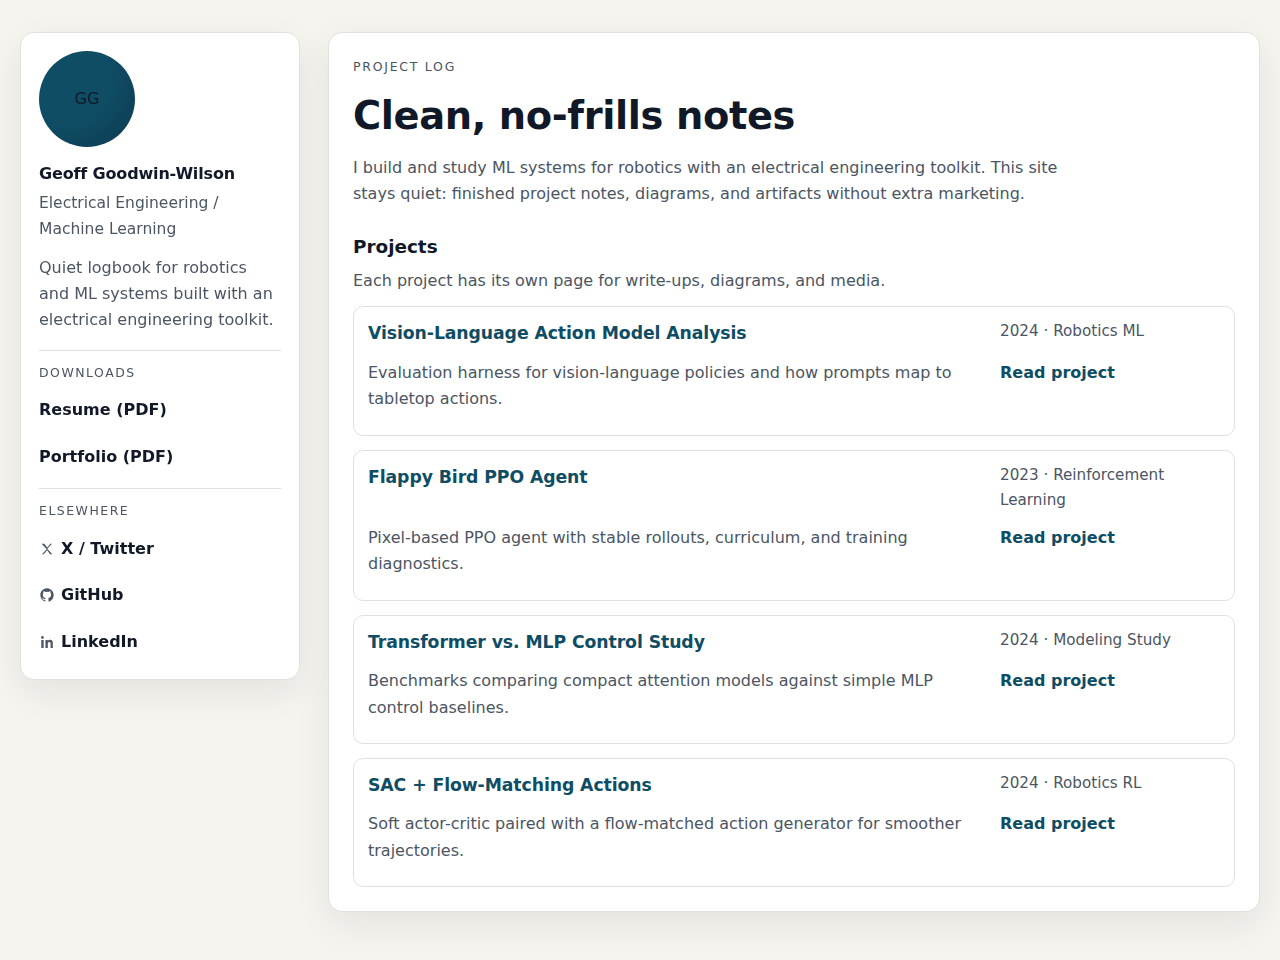
<file: index.html>
<!DOCTYPE html>
<html lang="en">
<head>
  <meta charset="UTF-8" />
  <meta name="viewport" content="width=device-width, initial-scale=1.0" />
  <title>Geoff Goodwin-Wilson | Project Log</title>
  <link rel="stylesheet" href="styles.css" />
</head>
<body>
  <div class="site">
    <aside class="site-sidebar">
      <div class="avatar" aria-hidden="true">GG</div>
      <div class="brand-name">Geoff Goodwin-Wilson</div>
      <div class="brand-role">Electrical Engineering / Machine Learning</div>
      <p class="sidebar-bio">Quiet logbook for robotics and ML systems built with an electrical engineering toolkit.</p>

      <div class="sidebar-section">
        <div class="sidebar-heading">Downloads</div>
        <div class="sidebar-links">
          <a class="sidebar-link" href="assets/GeoffGoodwinWilson_Resume.pdf" download>Resume (PDF)</a>
          <a class="sidebar-link" href="assets/GeoffGoodwinWilson_Portfolio.pdf" download>Portfolio (PDF)</a>
        </div>
      </div>

      <div class="sidebar-section">
        <div class="sidebar-heading">Elsewhere</div>
        <div class="sidebar-links">
          <a class="sidebar-link" href="https://twitter.com/geoffg_w" target="_blank" rel="noreferrer">
            <svg viewBox="0 0 24 24" aria-hidden="true"><path d="M4 4l7.5 8.3L4.5 20H7l5.3-6.3L16.5 20H20l-7.6-8.4L19.5 4H17l-4.7 5.6L8 4H4z" fill="currentColor" /></svg>
            X / Twitter
          </a>
          <a class="sidebar-link" href="https://github.com/geoffgoodwinwilson" target="_blank" rel="noreferrer">
            <svg viewBox="0 0 24 24" aria-hidden="true"><path d="M12 2C6.48 2 2 6.58 2 12.17c0 4.48 2.87 8.28 6.84 9.63.5.1.68-.22.68-.48 0-.24-.01-.87-.01-1.7-2.78.62-3.37-1.36-3.37-1.36-.45-1.17-1.1-1.48-1.1-1.48-.9-.63.07-.62.07-.62 1 .07 1.53 1.05 1.53 1.05.89 1.56 2.34 1.11 2.91.85.09-.66.35-1.1.64-1.35-2.22-.26-4.56-1.13-4.56-5 0-1.1.38-2 .99-2.7-.1-.26-.43-1.29.09-2.69 0 0 .83-.27 2.72 1.02a9.2 9.2 0 0 1 4.95 0c1.89-1.29 2.72-1.02 2.72-1.02.52 1.4.19 2.43.09 2.69.62.7 1 1.6 1 2.7 0 3.88-2.34 4.74-4.57 5 .36.32.69.95.69 1.92 0 1.39-.01 2.51-.01 2.85 0 .26.18.58.69.48A10.18 10.18 0 0 0 22 12.17C22 6.58 17.52 2 12 2z" fill="currentColor" /></svg>
            GitHub
          </a>
          <a class="sidebar-link" href="https://www.linkedin.com/in/geoff-goodwin-wilson" target="_blank" rel="noreferrer">
            <svg viewBox="0 0 24 24" aria-hidden="true"><path d="M6.94 21H3.43V8.9h3.51V21zM5.18 7.3c-1.13 0-2.06-.95-2.06-2.12C3.12 4 4.05 3 5.18 3s2.06 1 2.06 2.18c0 1.17-.93 2.12-2.06 2.12zM20.89 21h-3.5v-5.87c0-1.4-.03-3.2-1.94-3.2-1.94 0-2.24 1.5-2.24 3.1V21H9.7V8.9h3.36v1.65h.05c.47-.9 1.63-1.85 3.36-1.85 3.6 0 4.27 2.42 4.27 5.56V21z" fill="currentColor" /></svg>
            LinkedIn
          </a>
        </div>
      </div>
    </aside>

    <main class="site-main">
      <section class="page-intro">
        <p class="eyebrow">Project log</p>
        <h1 class="page-title">Clean, no-frills notes</h1>
        <p class="lede">I build and study ML systems for robotics with an electrical engineering toolkit. This site stays quiet: finished project notes, diagrams, and artifacts without extra marketing.</p>
      </section>

      <section class="section">
        <h2>Projects</h2>
        <p class="section-description">Each project has its own page for write-ups, diagrams, and media.</p>
        <div class="project-feed">
          <article class="project-card">
            <h3><a href="projects/vla-action-model.html">Vision-Language Action Model Analysis</a></h3>
            <div class="project-meta">2024 · Robotics ML</div>
            <p class="project-desc">Evaluation harness for vision-language policies and how prompts map to tabletop actions.</p>
            <a class="project-link" href="projects/vla-action-model.html">Read project</a>
          </article>
          <article class="project-card">
            <h3><a href="projects/flappy-bird-ppo.html">Flappy Bird PPO Agent</a></h3>
            <div class="project-meta">2023 · Reinforcement Learning</div>
            <p class="project-desc">Pixel-based PPO agent with stable rollouts, curriculum, and training diagnostics.</p>
            <a class="project-link" href="projects/flappy-bird-ppo.html">Read project</a>
          </article>
          <article class="project-card">
            <h3><a href="projects/transformer-vs-mlp.html">Transformer vs. MLP Control Study</a></h3>
            <div class="project-meta">2024 · Modeling Study</div>
            <p class="project-desc">Benchmarks comparing compact attention models against simple MLP control baselines.</p>
            <a class="project-link" href="projects/transformer-vs-mlp.html">Read project</a>
          </article>
          <article class="project-card">
            <h3><a href="projects/sac-flow-matching.html">SAC + Flow-Matching Actions</a></h3>
            <div class="project-meta">2024 · Robotics RL</div>
            <p class="project-desc">Soft actor-critic paired with a flow-matched action generator for smoother trajectories.</p>
            <a class="project-link" href="projects/sac-flow-matching.html">Read project</a>
          </article>
        </div>
      </section>
    </main>
  </div>
</body>
</html>
<!-- redeploy -->
</file>
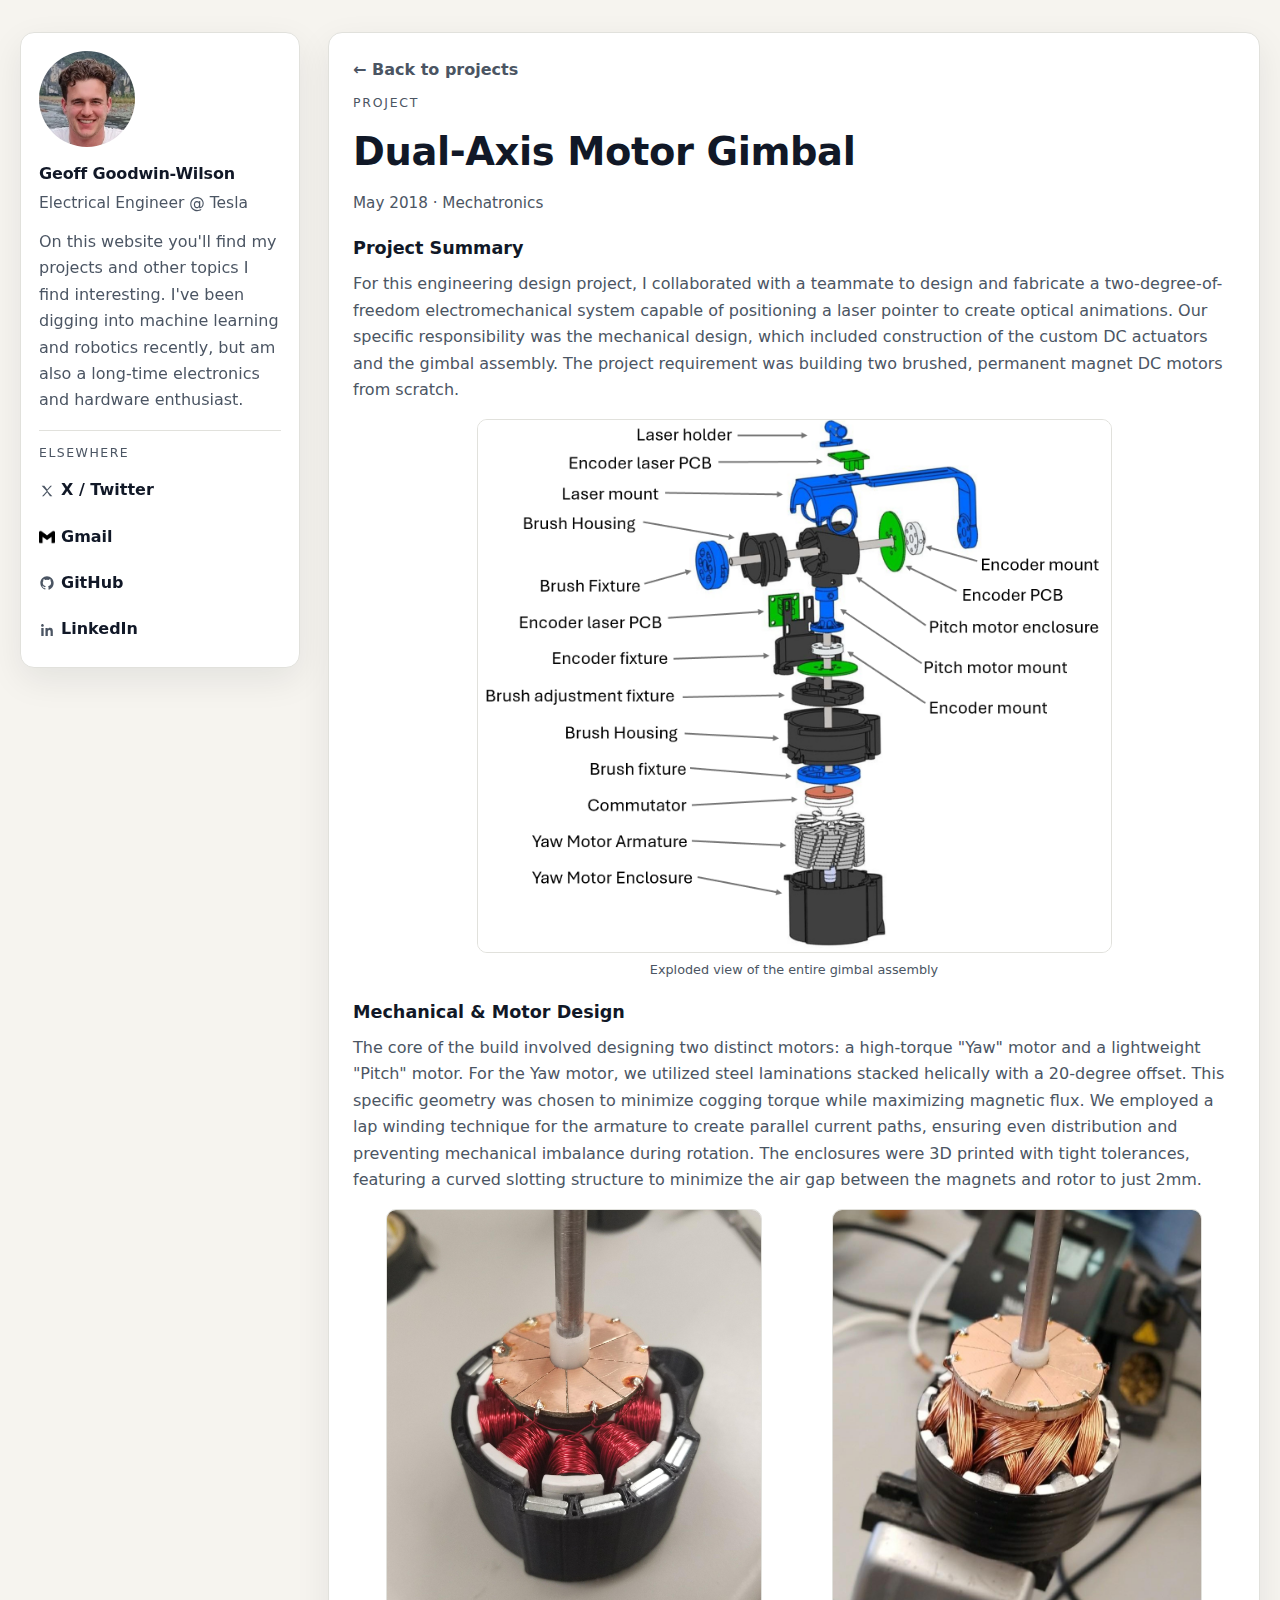
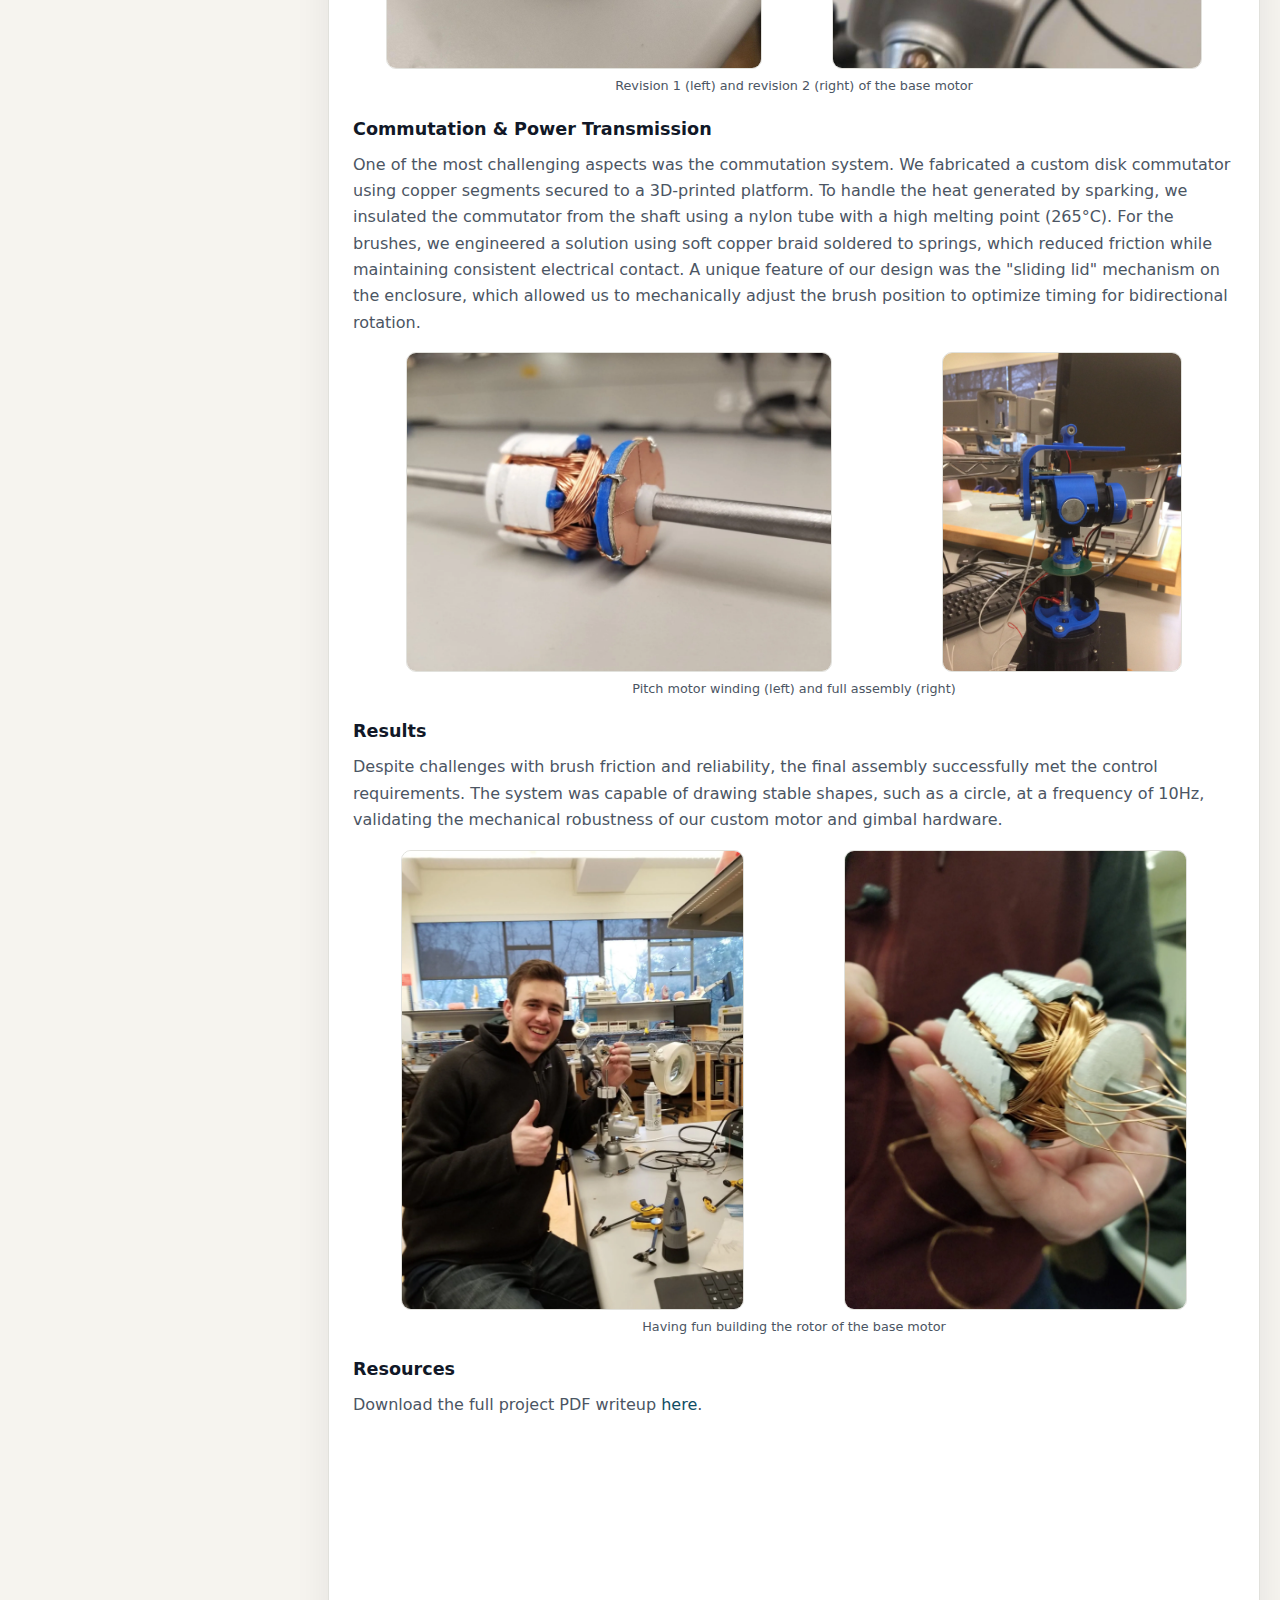
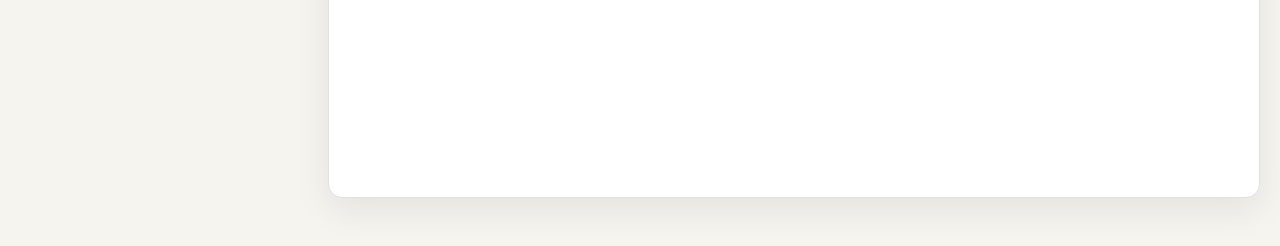
<file: projects/dual-axis-motor-gimbal.html>
<!DOCTYPE html>
<html lang="en">
<head>
  <meta charset="UTF-8" />
  <meta name="viewport" content="width=device-width, initial-scale=1.0" />
  <title>Dual-Axis Motor Gimbal | Geoff Goodwin-Wilson</title>
  <link rel="stylesheet" href="../styles.css" />
  <script src="/sidebar.js?v=2" defer></script>
</head>
<body>
  <div class="site">
    <aside class="site-sidebar" id="site-sidebar"></aside>

    <main class="site-main">
      <section class="page-intro">
        <a class="back-link" href="../index.html">← Back to projects</a>
        <p class="eyebrow">Project</p>
        <h1 class="page-title">Dual-Axis Motor Gimbal</h1>
        <div class="project-meta">May 2018 · Mechatronics</div>
      </section>

      <article class="entry-content dual-gimbal">
        <h2>Project Summary</h2>
        <p>For this engineering design project, I collaborated with a teammate to design and fabricate a two-degree-of-freedom electromechanical system capable of positioning a laser pointer to create optical animations. Our specific responsibility was the mechanical design, which included construction of the custom DC actuators and the gimbal assembly. The project requirement was building two brushed, permanent magnet DC motors from scratch.</p>

        <figure class="entry-figure">
          <img class="exploded-view" src="../assets/dual-axis-gimbal-images/exploded-view.webp" alt="Exploded view of the dual-axis gimbal assembly" />
          <figcaption class="figure-subtext">Exploded view of the entire gimbal assembly</figcaption>
        </figure>

        <h2>Mechanical &amp; Motor Design</h2>
        <p>The core of the build involved designing two distinct motors: a high-torque "Yaw" motor and a lightweight "Pitch" motor. For the Yaw motor, we utilized steel laminations stacked helically with a 20-degree offset. This specific geometry was chosen to minimize cogging torque while maximizing magnetic flux. We employed a lap winding technique for the armature to create parallel current paths, ensuring even distribution and preventing mechanical imbalance during rotation. The enclosures were 3D printed with tight tolerances, featuring a curved slotting structure to minimize the air gap between the magnets and rotor to just 2mm.</p>

        <figure class="entry-figure">
          <div class="figure-row base-motor-pair">
            <img src="../assets/dual-axis-gimbal-images/base-motor-rev1.webp" alt="Base motor revision 1" />
            <img src="../assets/dual-axis-gimbal-images/base-motor-rev2.webp" alt="Base motor revision 2" />
          </div>
          <figcaption class="figure-subtext">Revision 1 (left) and revision 2 (right) of the base motor</figcaption>
        </figure>

        <h2>Commutation &amp; Power Transmission</h2>
        <p>One of the most challenging aspects was the commutation system. We fabricated a custom disk commutator using copper segments secured to a 3D-printed platform. To handle the heat generated by sparking, we insulated the commutator from the shaft using a nylon tube with a high melting point (265°C). For the brushes, we engineered a solution using soft copper braid soldered to springs, which reduced friction while maintaining consistent electrical contact. A unique feature of our design was the "sliding lid" mechanism on the enclosure, which allowed us to mechanically adjust the brush position to optimize timing for bidirectional rotation.</p>

        <figure class="entry-figure">
          <div class="figure-row">
            <img src="../assets/dual-axis-gimbal-images/pitch-motor.webp" alt="Pitch motor winding" />
            <img src="../assets/dual-axis-gimbal-images/assembly-hardware.webp" alt="Full dual-axis gimbal assembly hardware" />
          </div>
          <figcaption class="figure-subtext">Pitch motor winding (left) and full assembly (right)</figcaption>
        </figure>

        <h2>Results</h2>
        <p>Despite challenges with brush friction and reliability, the final assembly successfully met the control requirements. The system was capable of drawing stable shapes, such as a circle, at a frequency of 10Hz, validating the mechanical robustness of our custom motor and gimbal hardware.</p>

        <figure class="entry-figure">
          <div class="figure-row motor-build-pair">
            <img src="../assets/dual-axis-gimbal-images/building-motor.webp" alt="Building the rotor of the base motor" />
            <img src="../assets/dual-axis-gimbal-images/winding-motor.webp" alt="Winding the rotor of the base motor" />
          </div>
          <figcaption class="figure-subtext">Having fun building the rotor of the base motor</figcaption>
        </figure>

        <h2>Resources</h2>
        <p>Download the full project PDF writeup <a href="../assets/dual-axis-gimbal-presentation.pdf" download>here</a>.</p>

        <figure class="entry-figure">
          <iframe width="560" height="315" src="https://www.youtube.com/embed/9LLYUNbdO7A" title="Dual-axis motor gimbal in action" frameborder="0" allow="accelerometer; autoplay; clipboard-write; encrypted-media; gyroscope; picture-in-picture" allowfullscreen></iframe>
        </figure>
      </article>
    </main>
  </div>
</body>
</html>
</file>
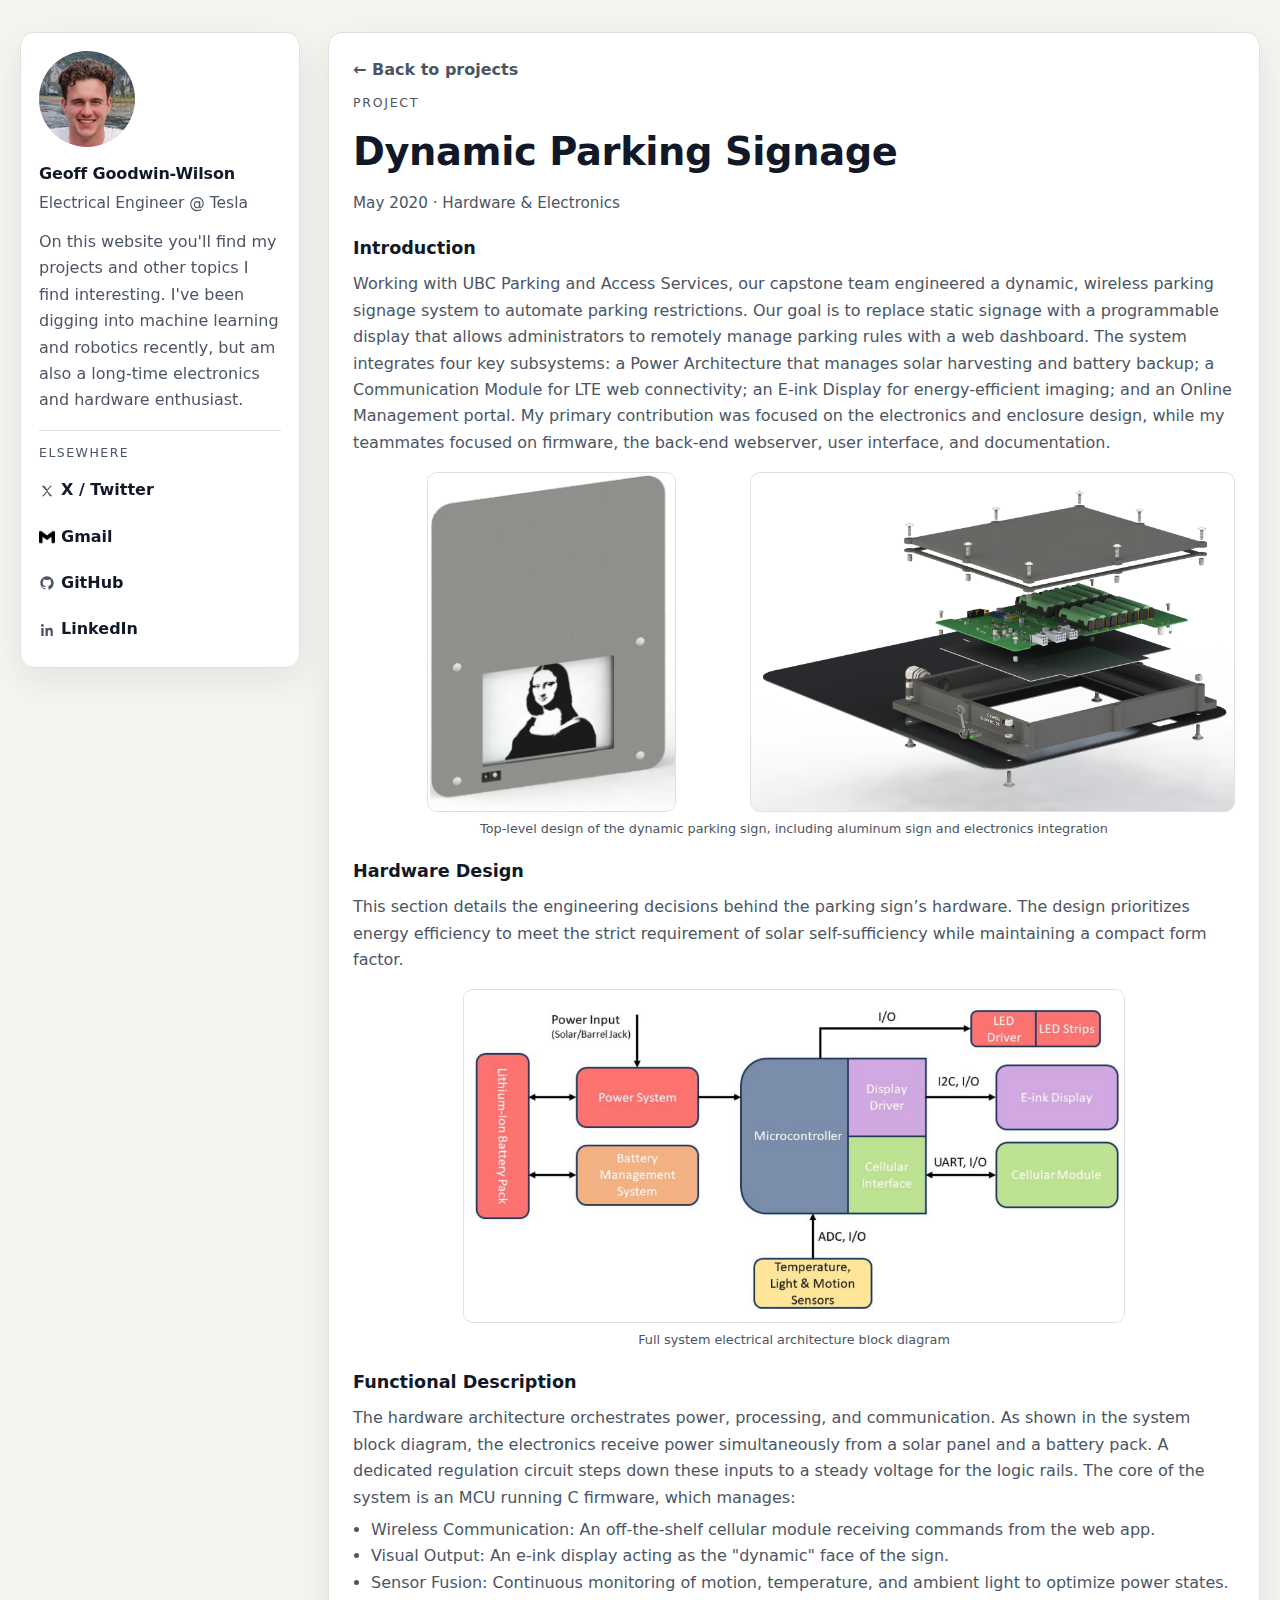
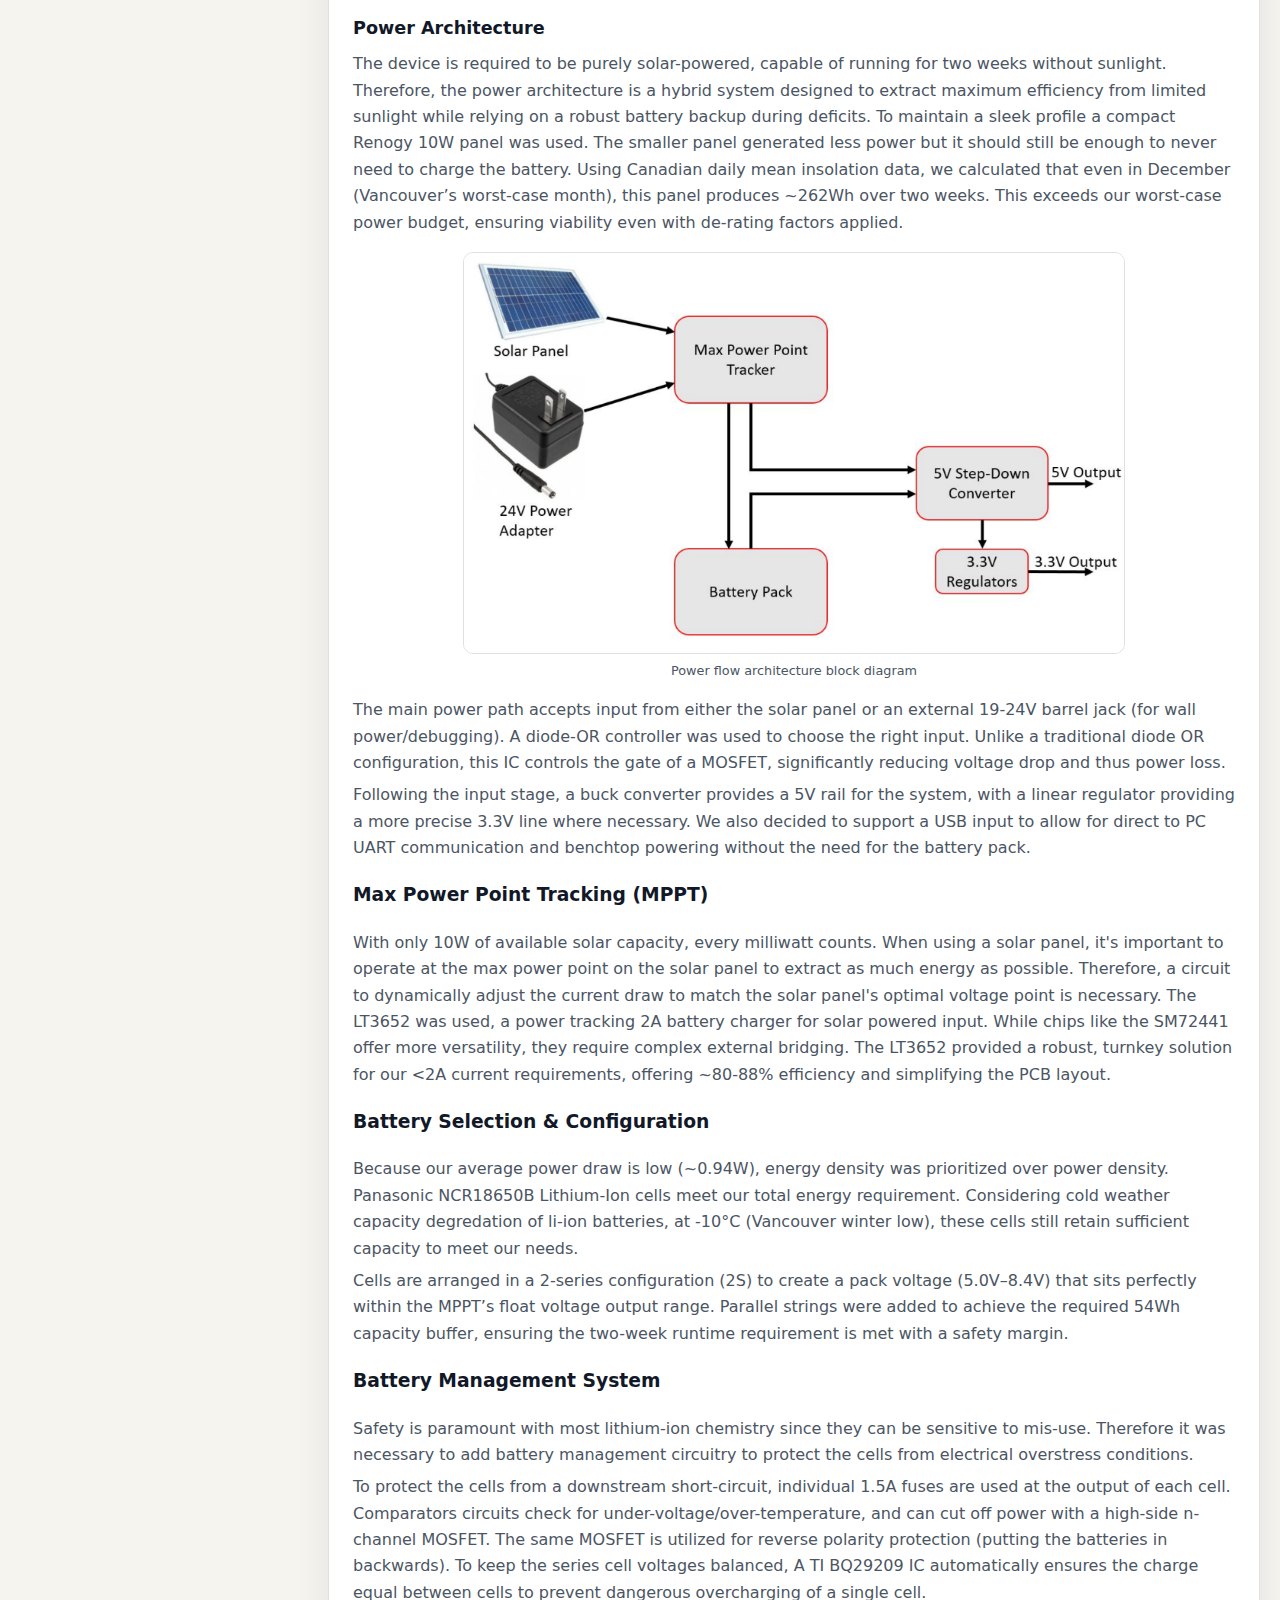
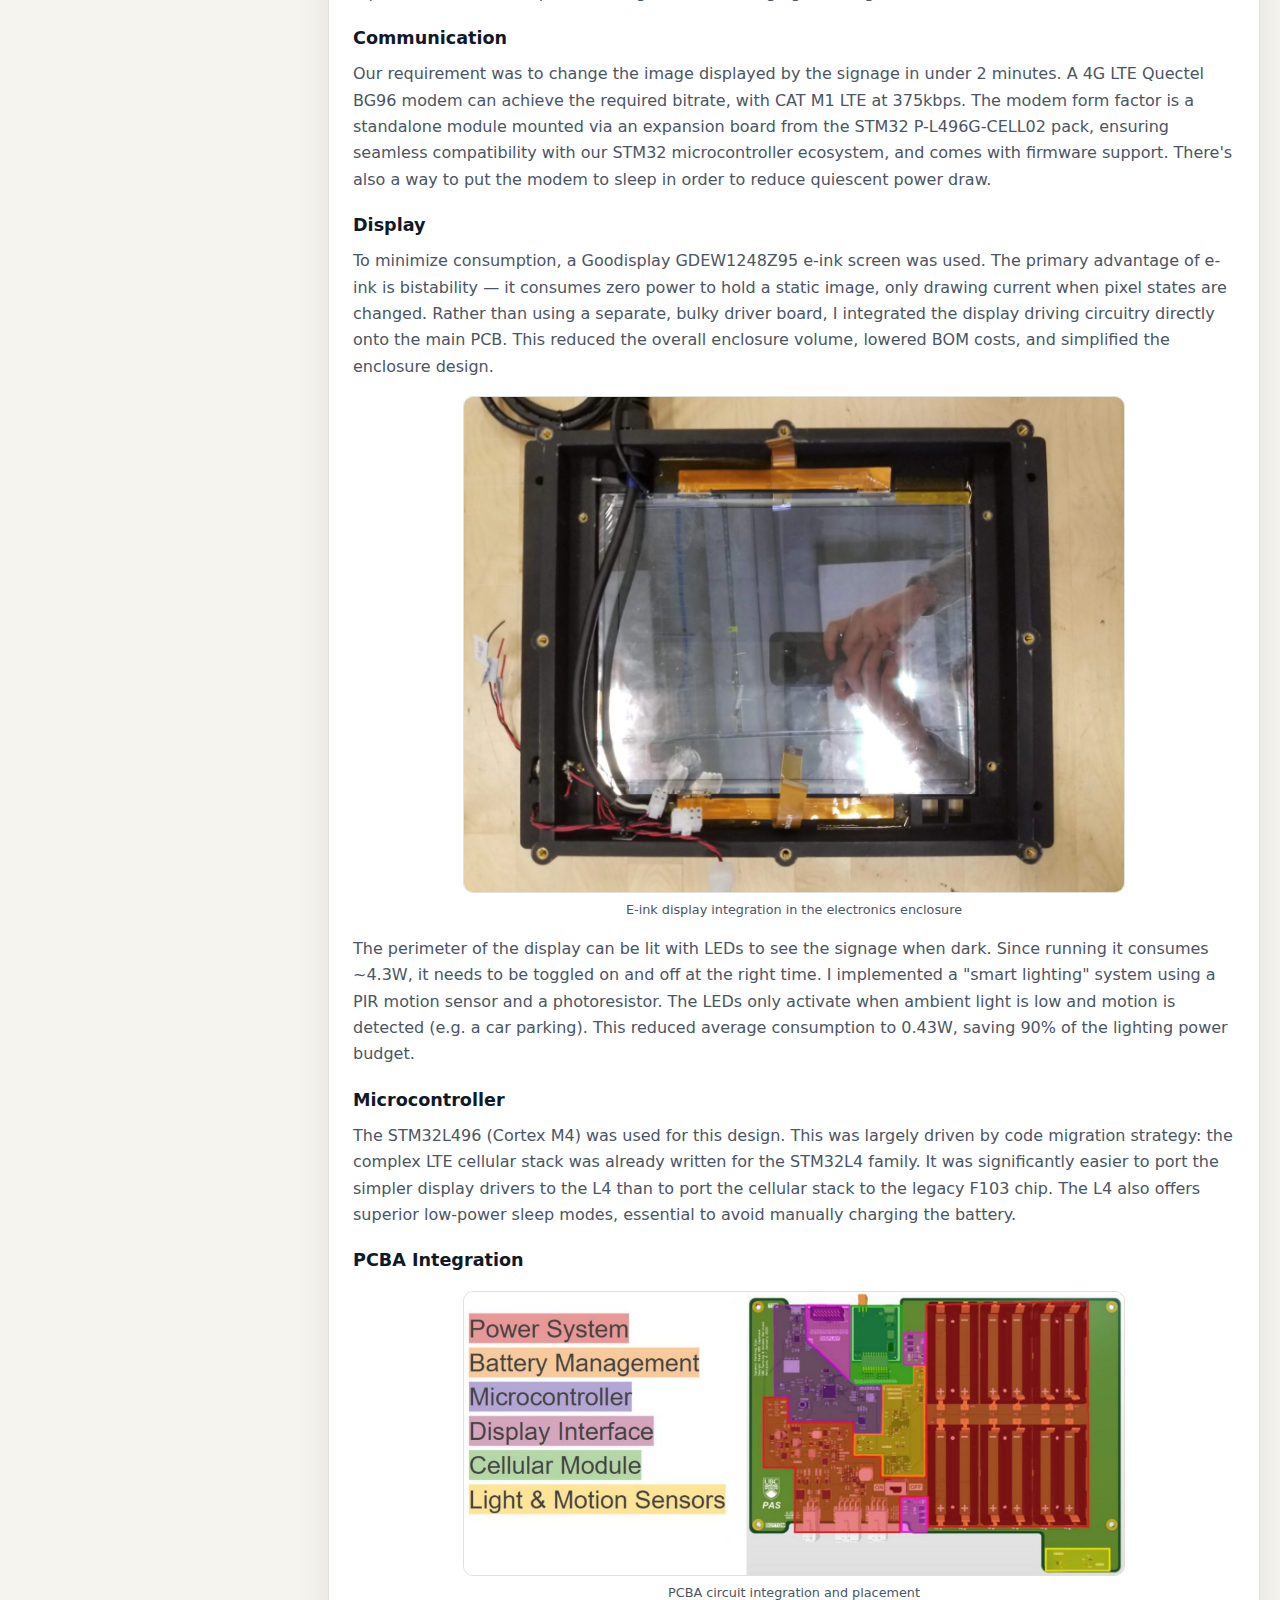
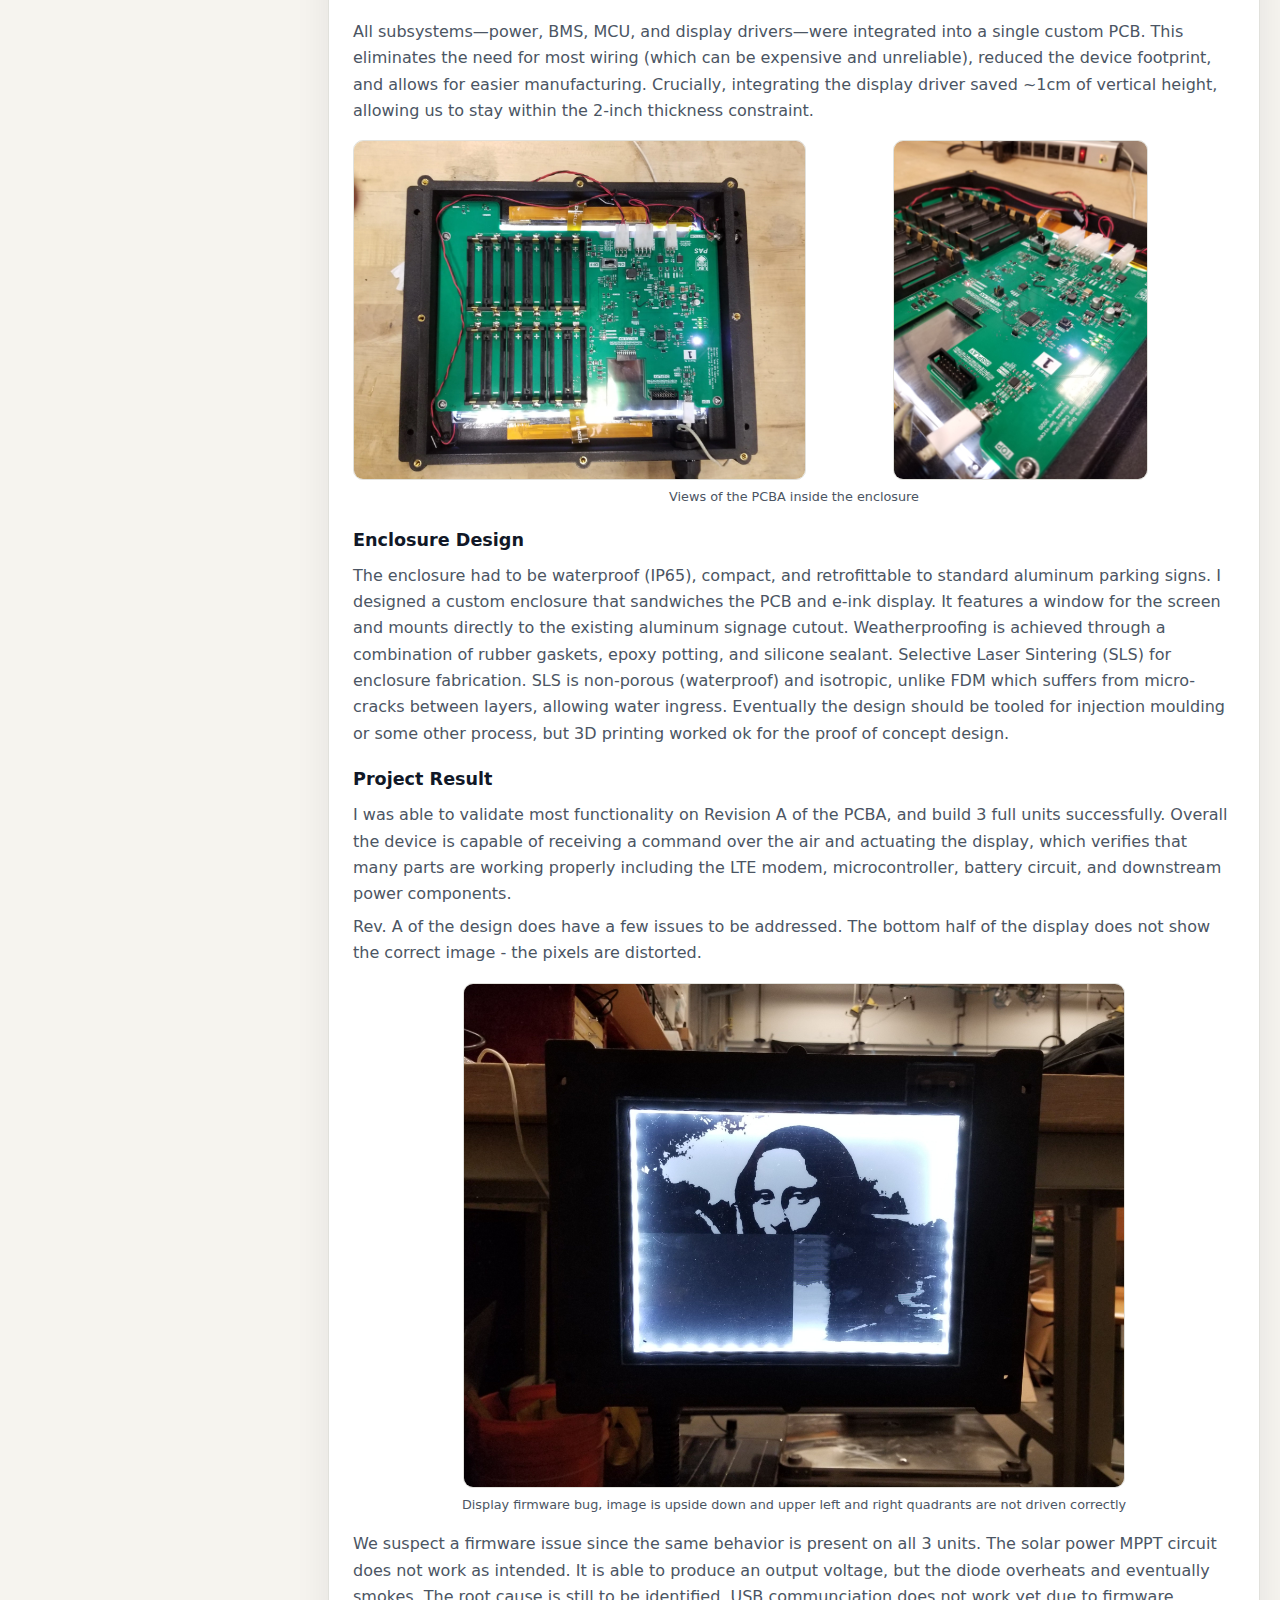
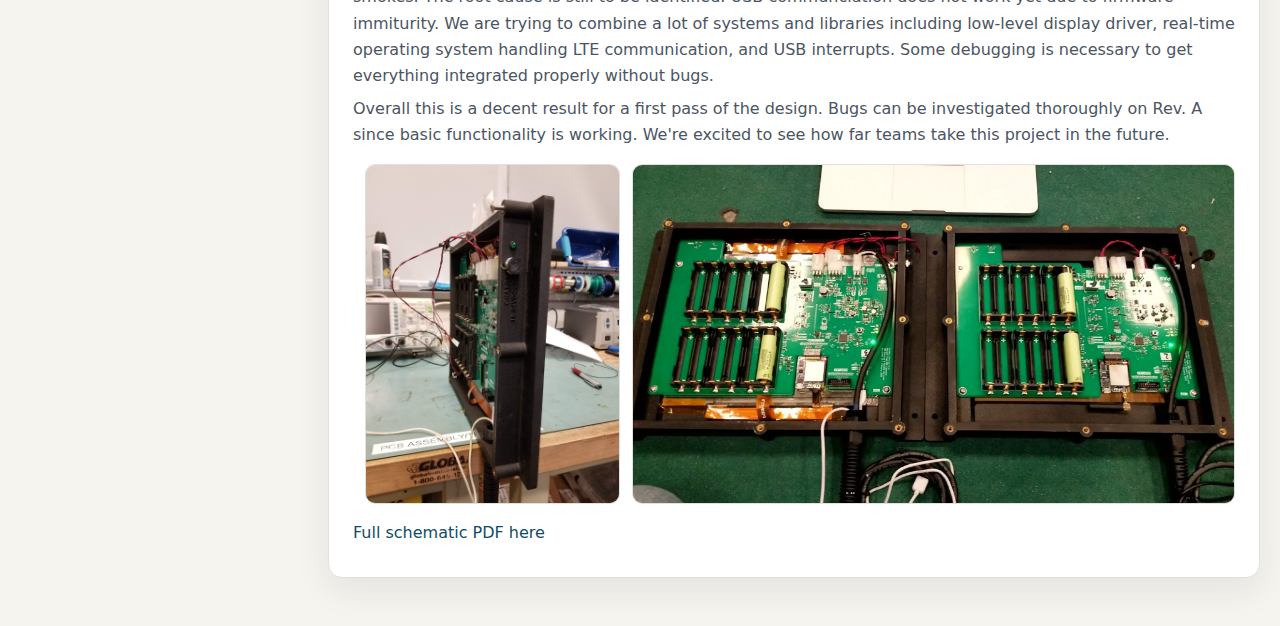
<file: projects/dynamic-parking-signage.html>
<!DOCTYPE html>
<html lang="en">
<head>
  <meta charset="UTF-8" />
  <meta name="viewport" content="width=device-width, initial-scale=1.0" />
  <title>Dynamic Parking Signage | Geoff Goodwin-Wilson</title>
  <link rel="stylesheet" href="../styles.css" />
  <script src="/sidebar.js?v=2" defer></script>
</head>
<body>
  <div class="site">
    <aside class="site-sidebar" id="site-sidebar"></aside>

    <main class="site-main">
      <section class="page-intro">
        <a class="back-link" href="../index.html">← Back to projects</a>
        <p class="eyebrow">Project</p>
        <h1 class="page-title">Dynamic Parking Signage</h1>
        <div class="project-meta">May 2020 · Hardware &amp; Electronics</div>
      </section>

      <article class="entry-content dynamic-parking">
        <h2>Introduction</h2>
        <p>Working with UBC Parking and Access Services, our capstone team engineered a dynamic, wireless parking signage system to automate parking restrictions. Our goal is to replace static signage with a programmable display that allows administrators to remotely manage parking rules with a web dashboard. The system integrates four key subsystems: a Power Architecture that manages solar harvesting and battery backup; a Communication Module for LTE web connectivity; an E-ink Display for energy-efficient imaging; and an Online Management portal. My primary contribution was focused on the electronics and enclosure design, while my teammates focused on firmware, the back-end webserver, user interface, and documentation.</p>

        <figure class="entry-figure">
          <div class="figure-row">
            <img src="../assets/dynamic-parking-images/front-display.webp" alt="Front of the dynamic parking sign" />
            <img src="../assets/dynamic-parking-images/exploded-view.webp" alt="Exploded view of the dynamic parking sign" />
          </div>
          <figcaption class="figure-subtext">Top-level design of the dynamic parking sign, including aluminum sign and electronics integration</figcaption>
        </figure>

        <h2>Hardware Design</h2>
        <p>This section details the engineering decisions behind the parking sign’s hardware. The design prioritizes energy efficiency to meet the strict requirement of solar self-sufficiency while maintaining a compact form factor.</p>

        <figure class="entry-figure">
          <img src="../assets/dynamic-parking-images/full-system-architecture.webp" alt="Full system electrical architecture block diagram" />
          <figcaption class="figure-subtext">Full system electrical architecture block diagram</figcaption>
        </figure>

        <h2>Functional Description</h2>
        <p>The hardware architecture orchestrates power, processing, and communication. As shown in the system block diagram, the electronics receive power simultaneously from a solar panel and a battery pack. A dedicated regulation circuit steps down these inputs to a steady voltage for the logic rails. The core of the system is an MCU running C firmware, which manages:</p>
        <ul>
          <li>Wireless Communication: An off-the-shelf cellular module receiving commands from the web app.</li>
          <li>Visual Output: An e-ink display acting as the "dynamic" face of the sign.</li>
          <li>Sensor Fusion: Continuous monitoring of motion, temperature, and ambient light to optimize power states.</li>
        </ul>

        <h2>Power Architecture</h2>
        <p>The device is required to be purely solar-powered, capable of running for two weeks without sunlight. Therefore, the power architecture is a hybrid system designed to extract maximum efficiency from limited sunlight while relying on a robust battery backup during deficits. To maintain a sleek profile a compact Renogy 10W panel was used. The smaller panel generated less power but it should still be enough to never need to charge the battery. Using Canadian daily mean insolation data, we calculated that even in December (Vancouver’s worst-case month), this panel produces ~262Wh over two weeks. This exceeds our worst-case power budget, ensuring viability even with de-rating factors applied.</p>

        <figure class="entry-figure">
          <img src="../assets/dynamic-parking-images/power-architecture.webp" alt="Power flow architecture block diagram" />
          <figcaption class="figure-subtext">Power flow architecture block diagram</figcaption>
        </figure>

        <p>The main power path accepts input from either the solar panel or an external 19-24V barrel jack (for wall power/debugging). A diode-OR controller was used to choose the right input. Unlike a traditional diode OR configuration, this IC controls the gate of a MOSFET, significantly reducing voltage drop and thus power loss.</p>

        <p>Following the input stage, a buck converter provides a 5V rail for the system, with a linear regulator providing a more precise 3.3V line where necessary. We also decided to support a USB input to allow for direct to PC UART communication and benchtop powering without the need for the battery pack.</p>

        <h3>Max Power Point Tracking (MPPT)</h3>
        <p>With only 10W of available solar capacity, every milliwatt counts. When using a solar panel, it's important to operate at the max power point on the solar panel to extract as much energy as possible. Therefore, a circuit to dynamically adjust the current draw to match the solar panel's optimal voltage point is necessary. The LT3652 was used, a power tracking 2A battery charger for solar powered input. While chips like the SM72441 offer more versatility, they require complex external bridging. The LT3652 provided a robust, turnkey solution for our &lt;2A current requirements, offering ~80-88% efficiency and simplifying the PCB layout.</p>

        <h3>Battery Selection &amp; Configuration</h3>
        <p>Because our average power draw is low (~0.94W), energy density was prioritized over power density. Panasonic NCR18650B Lithium-Ion cells meet our total energy requirement. Considering cold weather capacity degredation of li-ion batteries, at -10°C (Vancouver winter low), these cells still retain sufficient capacity to meet our needs.</p>

        <p>Cells are arranged in a 2-series configuration (2S) to create a pack voltage (5.0V–8.4V) that sits perfectly within the MPPT’s float voltage output range. Parallel strings were added to achieve the required 54Wh capacity buffer, ensuring the two-week runtime requirement is met with a safety margin.</p>

        <h3>Battery Management System</h3>
        <p>Safety is paramount with most lithium-ion chemistry since they can be sensitive to mis-use. Therefore it was necessary to add battery management circuitry to protect the cells from electrical overstress conditions.</p>

        <p>To protect the cells from a downstream short-circuit, individual 1.5A fuses are used at the output of each cell. Comparators circuits check for under-voltage/over-temperature, and can cut off power with a high-side n-channel MOSFET. The same MOSFET is utilized for reverse polarity protection (putting the batteries in backwards). To keep the series cell voltages balanced, A TI BQ29209 IC automatically ensures the charge equal between cells to prevent dangerous overcharging of a single cell.</p>

        <h2>Communication</h2>
        <p>Our requirement was to change the image displayed by the signage in under 2 minutes. A 4G LTE Quectel BG96 modem can achieve the required bitrate, with CAT M1 LTE at 375kbps. The modem form factor is a standalone module mounted via an expansion board from the STM32 P-L496G-CELL02 pack, ensuring seamless compatibility with our STM32 microcontroller ecosystem, and comes with firmware support. There's also a way to put the modem to sleep in order to reduce quiescent power draw.</p>

        <h2>Display</h2>
        <p>To minimize consumption, a Goodisplay GDEW1248Z95 e-ink screen was used. The primary advantage of e-ink is bistability — it consumes zero power to hold a static image, only drawing current when pixel states are changed. Rather than using a separate, bulky driver board, I integrated the display driving circuitry directly onto the main PCB. This reduced the overall enclosure volume, lowered BOM costs, and simplified the enclosure design.</p>

        <figure class="entry-figure">
          <img src="../assets/dynamic-parking-images/assy-no-screen.webp" alt="E-ink display integration in the electronics enclosure" />
          <figcaption class="figure-subtext">E-ink display integration in the electronics enclosure</figcaption>
        </figure>

        <p>The perimeter of the display can be lit with LEDs to see the signage when dark. Since running it consumes ~4.3W, it needs to be toggled on and off at the right time. I implemented a "smart lighting" system using a PIR motion sensor and a photoresistor. The LEDs only activate when ambient light is low and motion is detected (e.g. a car parking). This reduced average consumption to 0.43W, saving 90% of the lighting power budget.</p>

        <h2>Microcontroller</h2>
        <p>The STM32L496 (Cortex M4) was used for this design. This was largely driven by code migration strategy: the complex LTE cellular stack was already written for the STM32L4 family. It was significantly easier to port the simpler display drivers to the L4 than to port the cellular stack to the legacy F103 chip. The L4 also offers superior low-power sleep modes, essential to avoid manually charging the battery.</p>

        <h2>PCBA Integration</h2>
        <figure class="entry-figure">
          <img src="../assets/dynamic-parking-images/board-section-breakdown.webp" alt="PCBA circuit integration and placement" />
          <figcaption class="figure-subtext">PCBA circuit integration and placement</figcaption>
        </figure>

        <p>All subsystems—power, BMS, MCU, and display drivers—were integrated into a single custom PCB. This eliminates the need for most wiring (which can be expensive and unreliable), reduced the device footprint, and allows for easier manufacturing. Crucially, integrating the display driver saved ~1cm of vertical height, allowing us to stay within the 2-inch thickness constraint.</p>

        <figure class="entry-figure">
          <div class="figure-row">
            <img src="../assets/dynamic-parking-images/electronics-top.webp" alt="Top view of the PCBA inside the enclosure" />
            <img src="../assets/dynamic-parking-images/electronics-iso.webp" alt="Isometric view of the PCBA inside the enclosure" />
          </div>
          <figcaption class="figure-subtext">Views of the PCBA inside the enclosure</figcaption>
        </figure>

        <h2>Enclosure Design</h2>
        <p>The enclosure had to be waterproof (IP65), compact, and retrofittable to standard aluminum parking signs. I designed a custom enclosure that sandwiches the PCB and e-ink display. It features a window for the screen and mounts directly to the existing aluminum signage cutout. Weatherproofing is achieved through a combination of rubber gaskets, epoxy potting, and silicone sealant. Selective Laser Sintering (SLS) for enclosure fabrication. SLS is non-porous (waterproof) and isotropic, unlike FDM which suffers from micro-cracks between layers, allowing water ingress. Eventually the design should be tooled for injection moulding or some other process, but 3D printing worked ok for the proof of concept design.</p>

        <h2>Project Result</h2>
        <p>I was able to validate most functionality on Revision A of the PCBA, and build 3 full units successfully. Overall the device is capable of receiving a command over the air and actuating the display, which verifies that many parts are working properly including the LTE modem, microcontroller, battery circuit, and downstream power components.</p>

        <p>Rev. A of the design does have a few issues to be addressed. The bottom half of the display does not show the correct image - the pixels are distorted.</p>

        <figure class="entry-figure">
          <img src="../assets/dynamic-parking-images/front-display-bug.webp" alt="Display firmware bug on parking sign" />
          <figcaption class="figure-subtext">Display firmware bug, image is upside down and upper left and right quadrants are not driven correctly</figcaption>
        </figure>

        <p>We suspect a firmware issue since the same behavior is present on all 3 units. The solar power MPPT circuit does not work as intended. It is able to produce an output voltage, but the diode overheats and eventually smokes. The root cause is still to be identified. USB communciation does not work yet due to firmware immiturity. We are trying to combine a lot of systems and libraries including low-level display driver, real-time operating system handling LTE communication, and USB interrupts. Some debugging is necessary to get everything integrated properly without bugs.</p>

        <p>Overall this is a decent result for a first pass of the design. Bugs can be investigated thoroughly on Rev. A since basic functionality is working. We're excited to see how far teams take this project in the future.</p>

        <figure class="entry-figure">
          <div class="figure-row">
            <img src="../assets/dynamic-parking-images/electronics-side.webp" alt="Side view of the electronics enclosure" />
            <img src="../assets/dynamic-parking-images/two-units.webp" alt="Two assembled dynamic parking sign units" />
          </div>
        </figure>

        <p><a href="../assets/dynamicparking.pdf" download>Full schematic PDF here</a></p>
      </article>
    </main>
  </div>
</body>
</html>
</file>
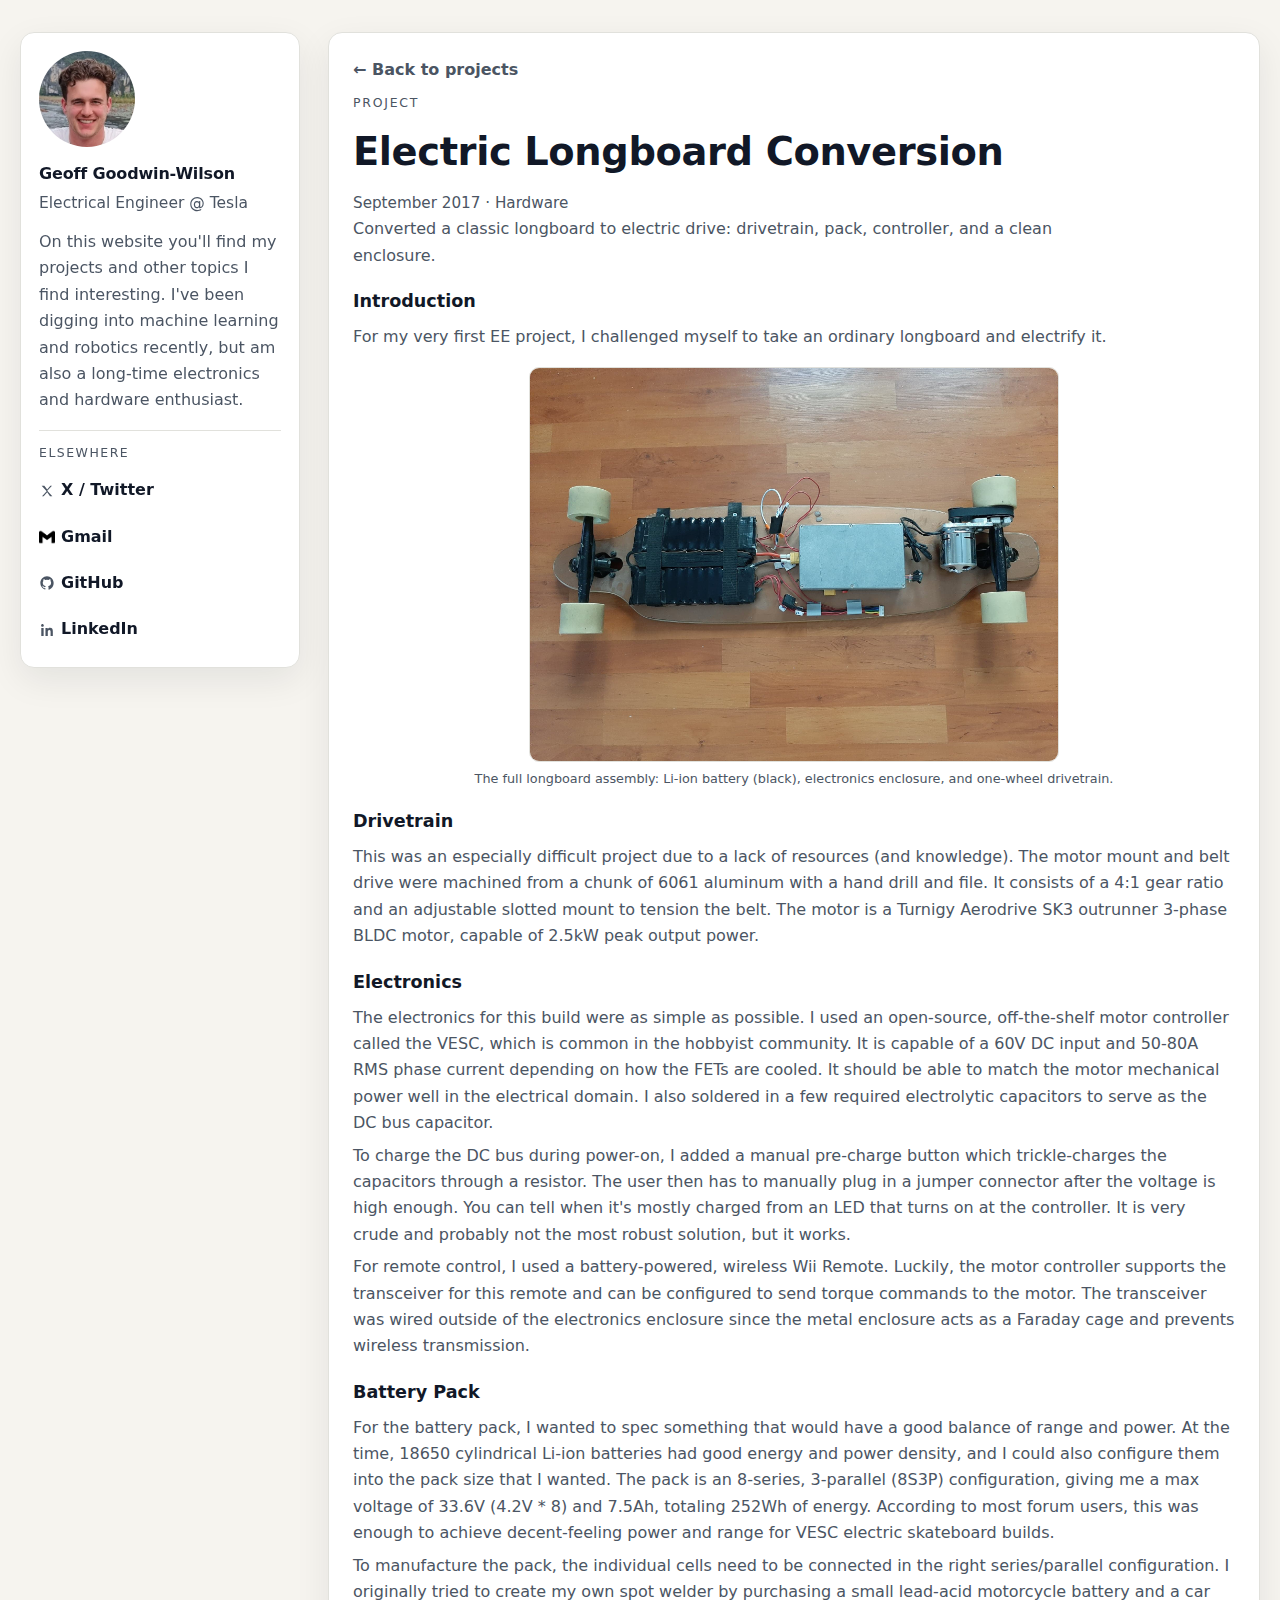
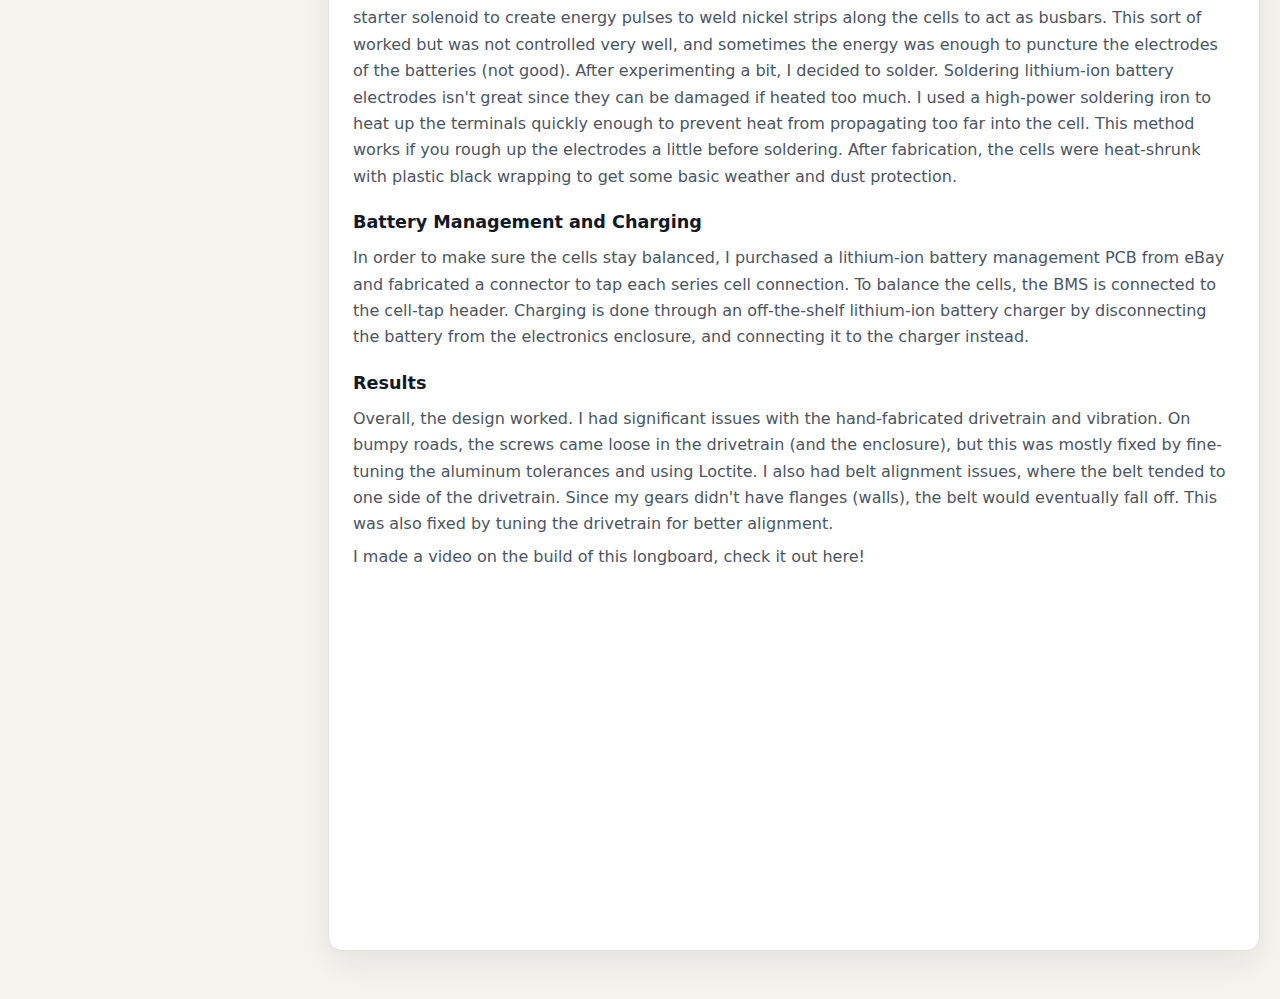
<file: projects/electric-longboard-conversion.html>
<!DOCTYPE html>
<html lang="en">
<head>
  <meta charset="UTF-8" />
  <meta name="viewport" content="width=device-width, initial-scale=1.0" />
  <title>Electric Longboard Conversion | Geoff Goodwin-Wilson</title>
  <link rel="stylesheet" href="../styles.css" />
  <script src="/sidebar.js?v=2" defer></script>
</head>
<body>
  <div class="site">
    <aside class="site-sidebar" id="site-sidebar"></aside>

    <main class="site-main">
      <section class="page-intro">
        <a class="back-link" href="../index.html">← Back to projects</a>
        <p class="eyebrow">Project</p>
        <h1 class="page-title">Electric Longboard Conversion</h1>
        <div class="project-meta">September 2017 · Hardware</div>
        <p class="lede">Converted a classic longboard to electric drive: drivetrain, pack, controller, and a clean enclosure.</p>
      </section>

      <article class="entry-content electric-longboard">
        <h2>Introduction</h2>
        <p>For my very first EE project, I challenged myself to take an ordinary longboard and electrify it.</p>

        <figure class="entry-figure">
          <img src="../assets/electric-longboard-images/electric-longboard.webp" alt="Electric longboard conversion" />
          <figcaption class="figure-subtext">The full longboard assembly: Li-ion battery (black), electronics enclosure, and one-wheel drivetrain.</figcaption>
        </figure>

        <h2>Drivetrain</h2>
        <p>This was an especially difficult project due to a lack of resources (and knowledge). The motor mount and belt drive were machined from a chunk of 6061 aluminum with a hand drill and file. It consists of a 4:1 gear ratio and an adjustable slotted mount to tension the belt. The motor is a Turnigy Aerodrive SK3 outrunner 3-phase BLDC motor, capable of 2.5kW peak output power.</p>

        <h2>Electronics</h2>
        <p>The electronics for this build were as simple as possible. I used an open-source, off-the-shelf motor controller called the VESC, which is common in the hobbyist community. It is capable of a 60V DC input and 50-80A RMS phase current depending on how the FETs are cooled. It should be able to match the motor mechanical power well in the electrical domain. I also soldered in a few required electrolytic capacitors to serve as the DC bus capacitor.</p>

        <p>To charge the DC bus during power-on, I added a manual pre-charge button which trickle-charges the capacitors through a resistor. The user then has to manually plug in a jumper connector after the voltage is high enough. You can tell when it's mostly charged from an LED that turns on at the controller. It is very crude and probably not the most robust solution, but it works.</p>

        <p>For remote control, I used a battery-powered, wireless Wii Remote. Luckily, the motor controller supports the transceiver for this remote and can be configured to send torque commands to the motor. The transceiver was wired outside of the electronics enclosure since the metal enclosure acts as a Faraday cage and prevents wireless transmission.</p>

        <h2>Battery Pack</h2>
        <p>For the battery pack, I wanted to spec something that would have a good balance of range and power. At the time, 18650 cylindrical Li-ion batteries had good energy and power density, and I could also configure them into the pack size that I wanted. The pack is an 8-series, 3-parallel (8S3P) configuration, giving me a max voltage of 33.6V (4.2V * 8) and 7.5Ah, totaling 252Wh of energy. According to most forum users, this was enough to achieve decent-feeling power and range for VESC electric skateboard builds.</p>

        <p>To manufacture the pack, the individual cells need to be connected in the right series/parallel configuration. I originally tried to create my own spot welder by purchasing a small lead-acid motorcycle battery and a car starter solenoid to create energy pulses to weld nickel strips along the cells to act as busbars. This sort of worked but was not controlled very well, and sometimes the energy was enough to puncture the electrodes of the batteries (not good). After experimenting a bit, I decided to solder. Soldering lithium-ion battery electrodes isn't great since they can be damaged if heated too much. I used a high-power soldering iron to heat up the terminals quickly enough to prevent heat from propagating too far into the cell. This method works if you rough up the electrodes a little before soldering. After fabrication, the cells were heat-shrunk with plastic black wrapping to get some basic weather and dust protection.</p>

        <h2>Battery Management and Charging</h2>
        <p>In order to make sure the cells stay balanced, I purchased a lithium-ion battery management PCB from eBay and fabricated a connector to tap each series cell connection. To balance the cells, the BMS is connected to the cell-tap header. Charging is done through an off-the-shelf lithium-ion battery charger by disconnecting the battery from the electronics enclosure, and connecting it to the charger instead.</p>

        <h2>Results</h2>
        <p>Overall, the design worked. I had significant issues with the hand-fabricated drivetrain and vibration. On bumpy roads, the screws came loose in the drivetrain (and the enclosure), but this was mostly fixed by fine-tuning the aluminum tolerances and using Loctite. I also had belt alignment issues, where the belt tended to one side of the drivetrain. Since my gears didn't have flanges (walls), the belt would eventually fall off. This was also fixed by tuning the drivetrain for better alignment.</p>

        <p>I made a video on the build of this longboard, check it out here!</p>

        <figure class="entry-figure">
          <iframe width="560" height="315" src="https://www.youtube.com/embed/czH7M9UbVVA" title="Electric Longboard Conversion Video" frameborder="0" allow="accelerometer; autoplay; clipboard-write; encrypted-media; gyroscope; picture-in-picture" allowfullscreen></iframe>
        </figure>
      </article>
    </main>
  </div>
</body>
</html>
</file>
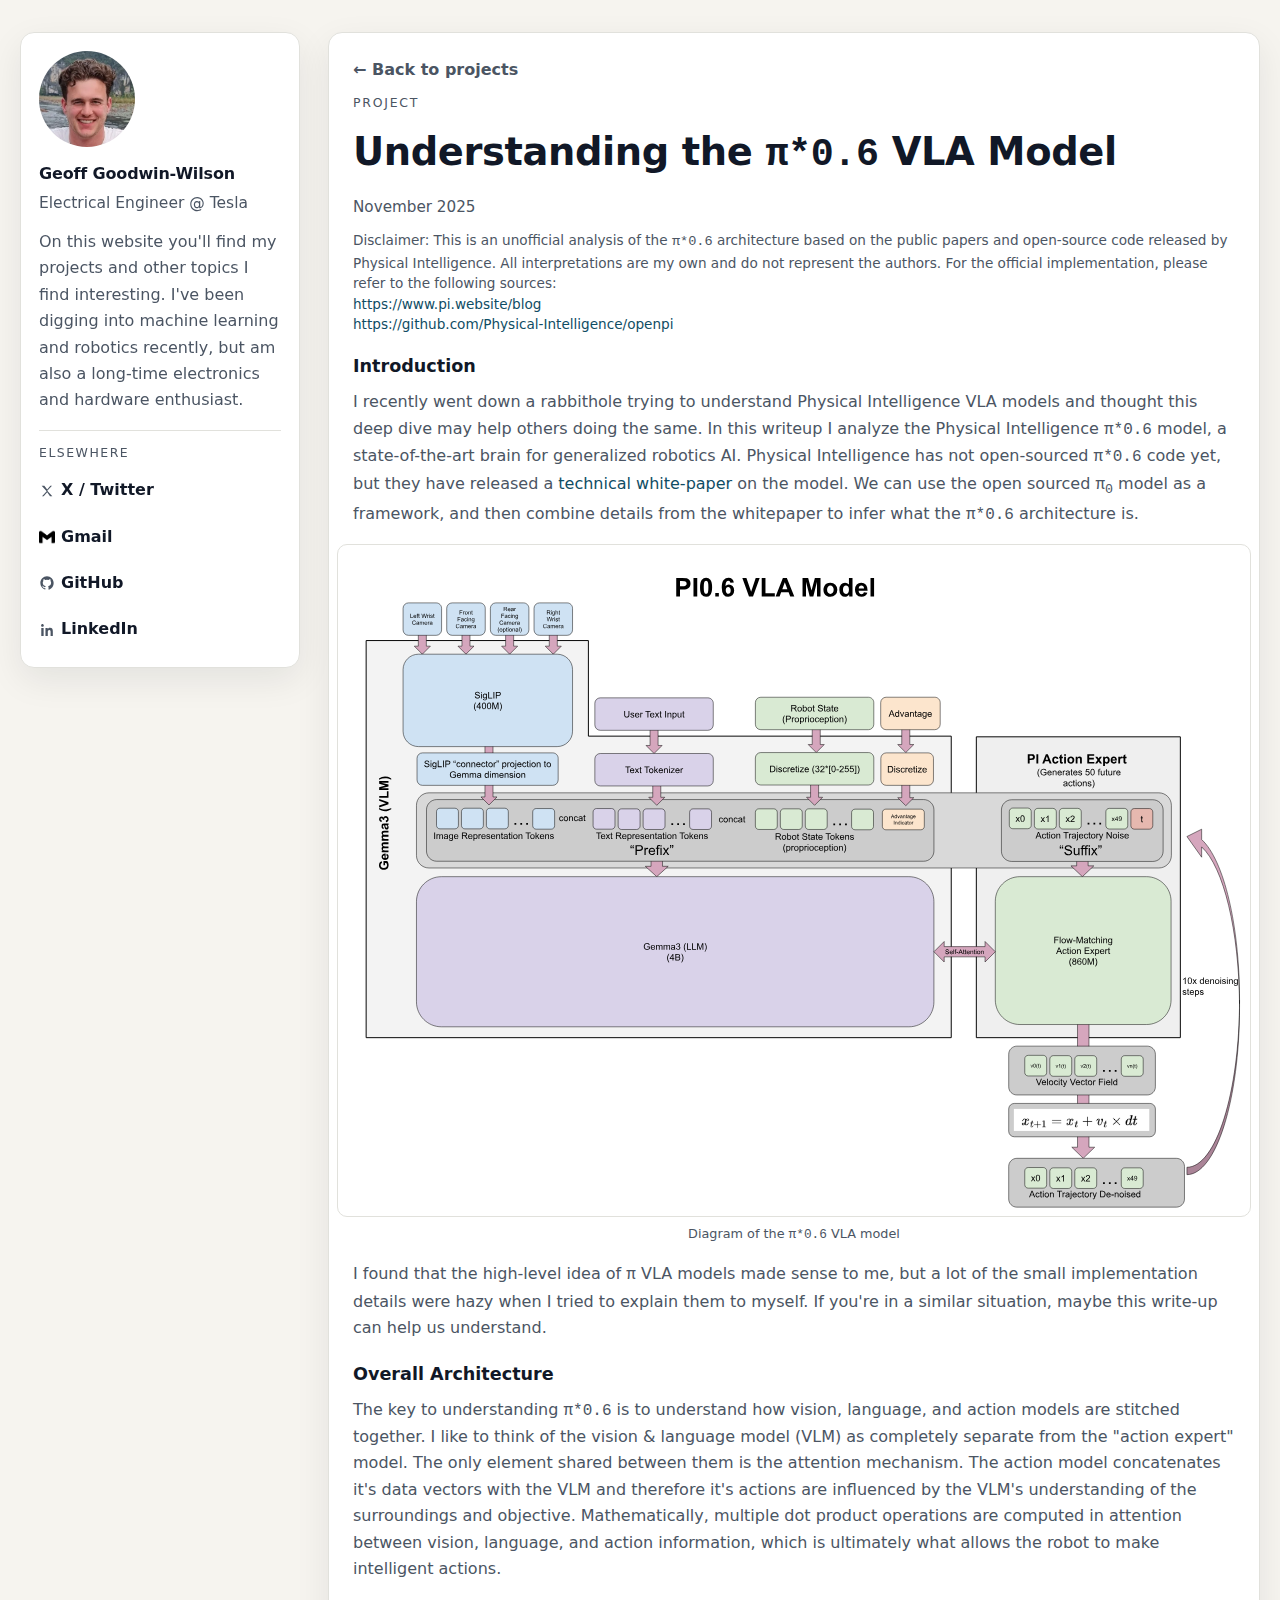
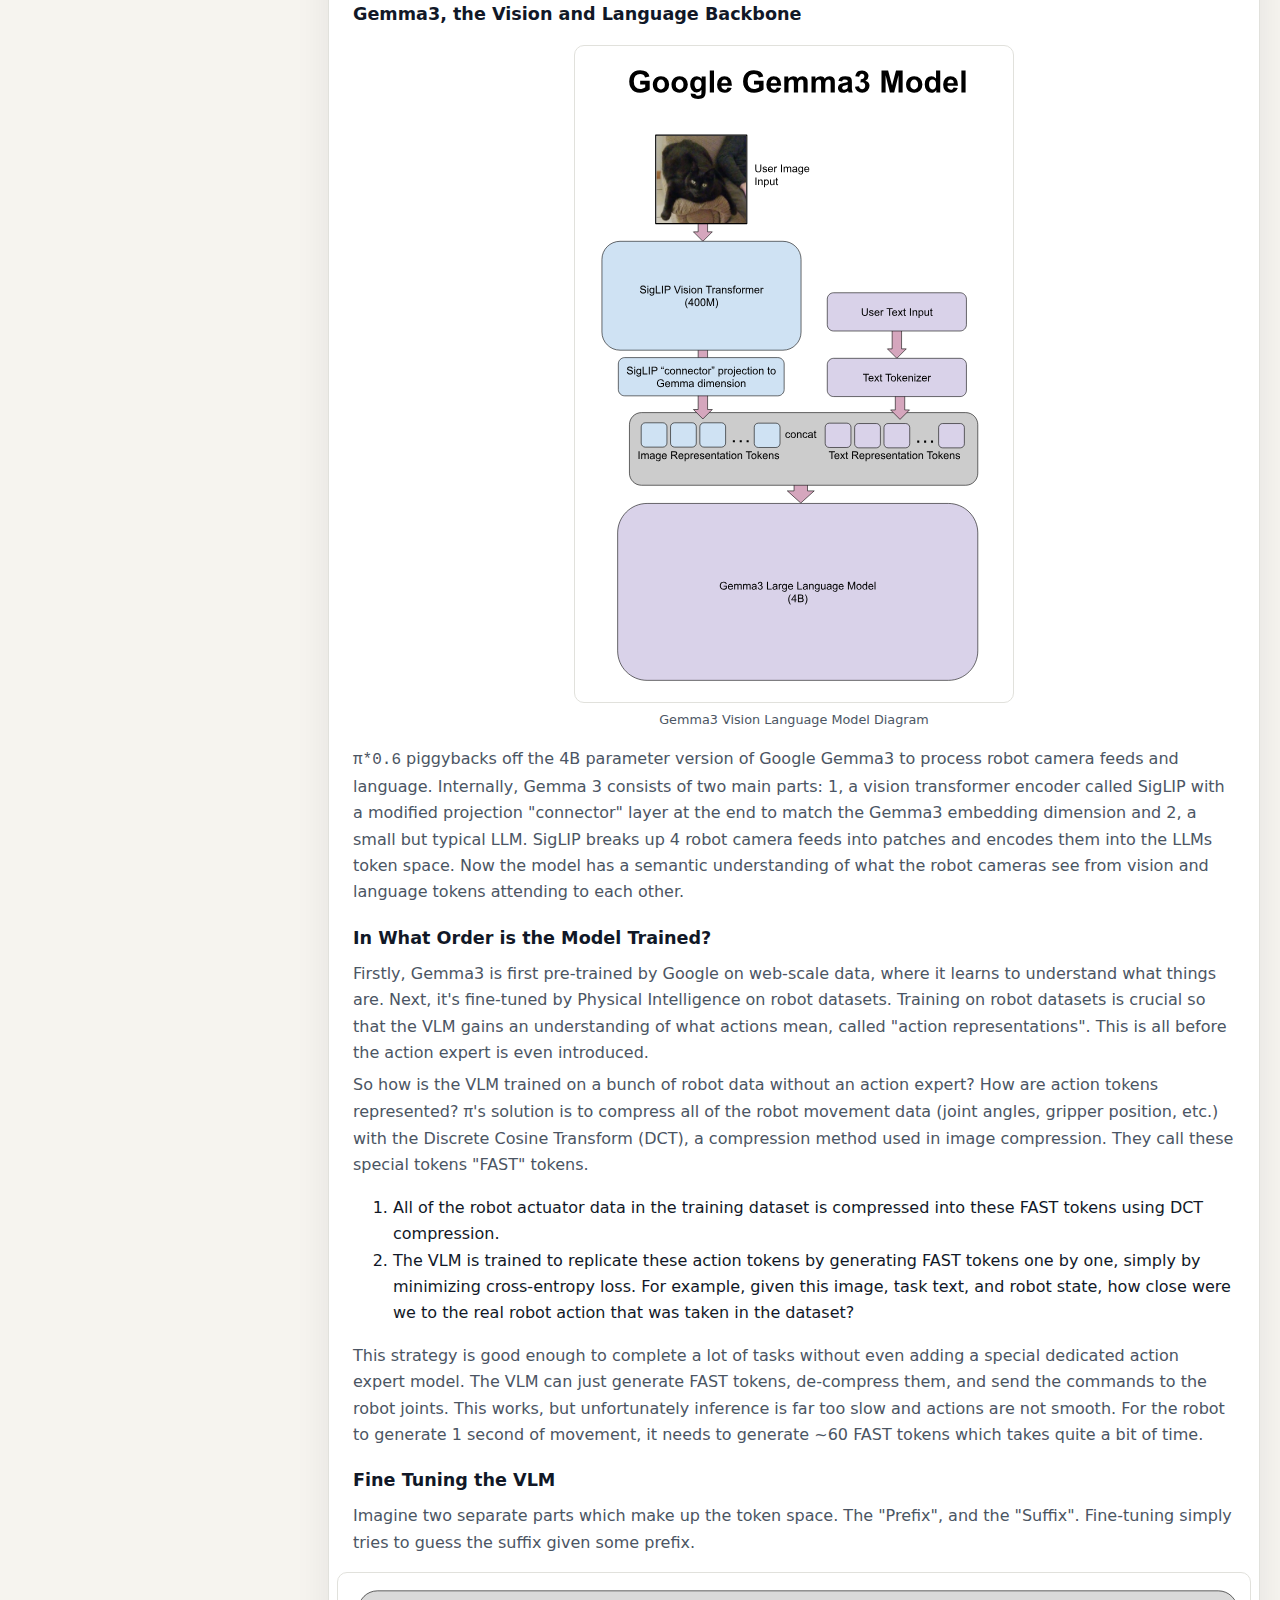
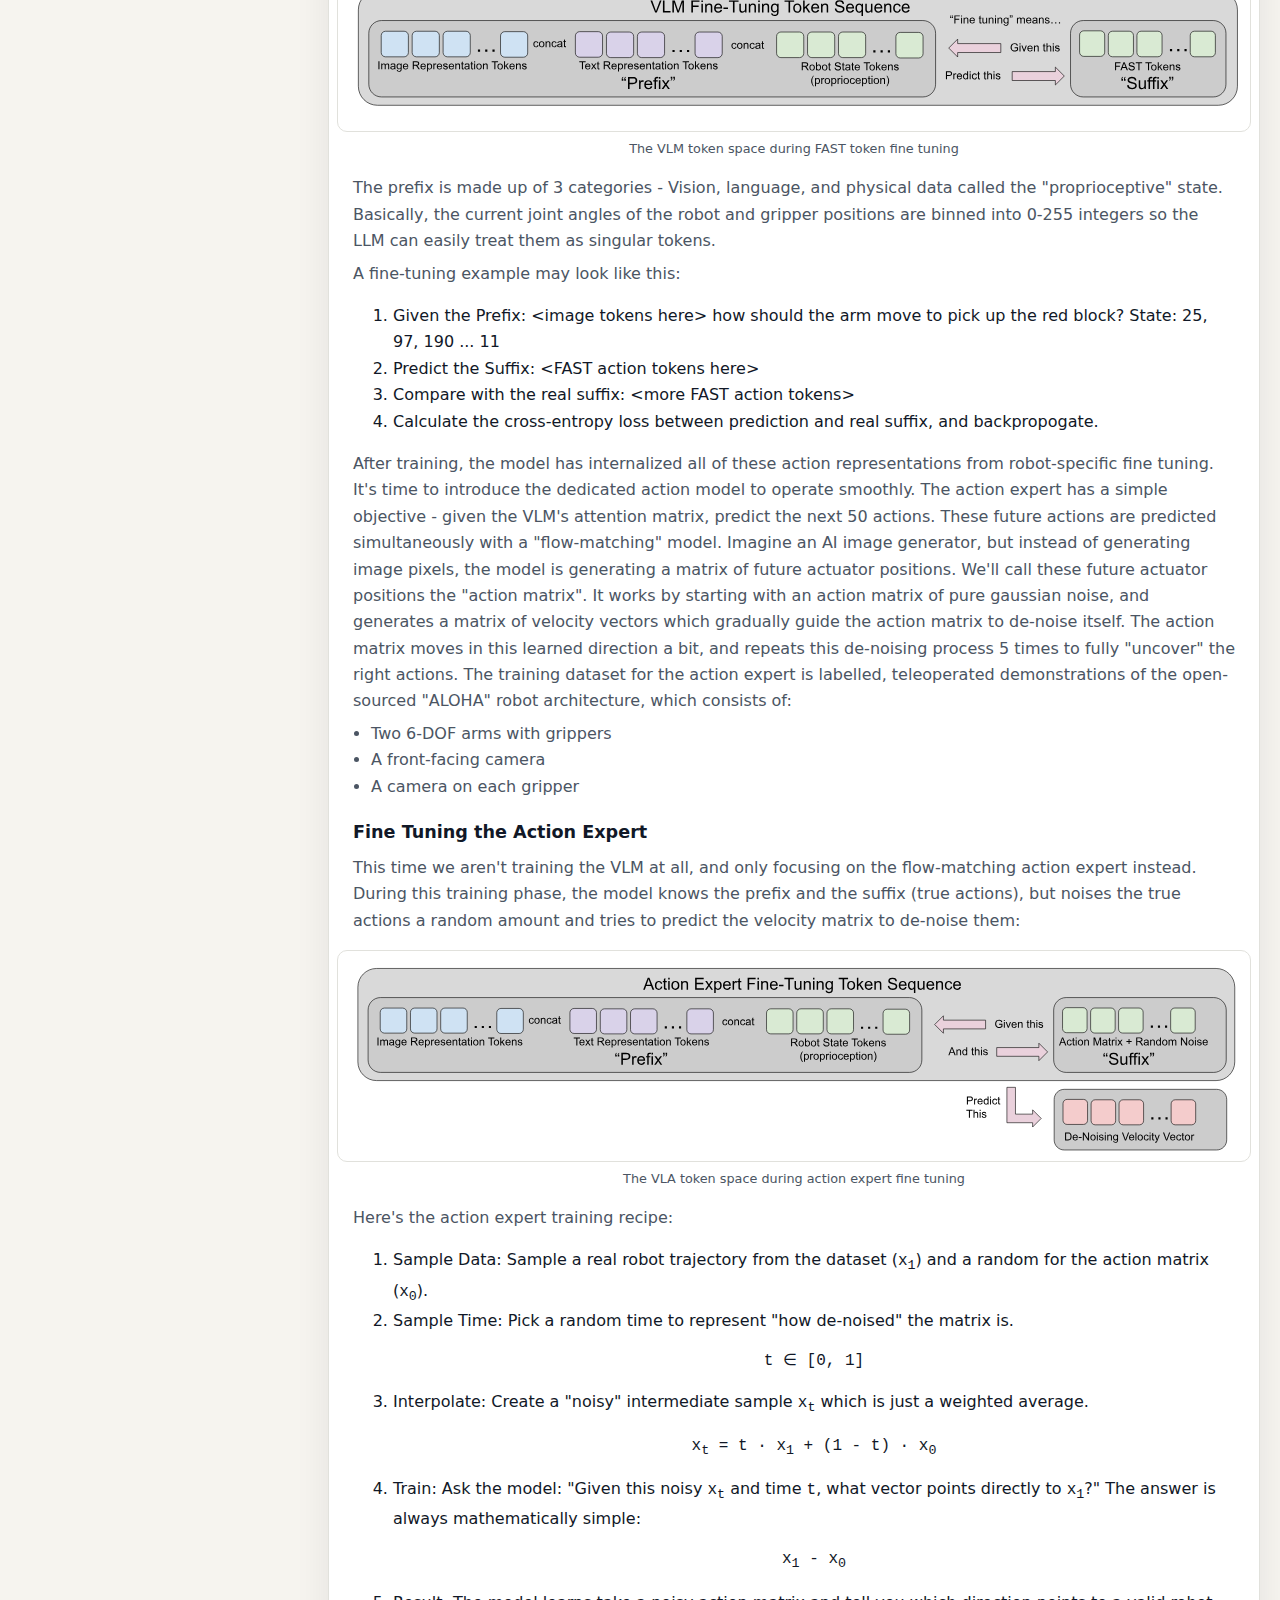
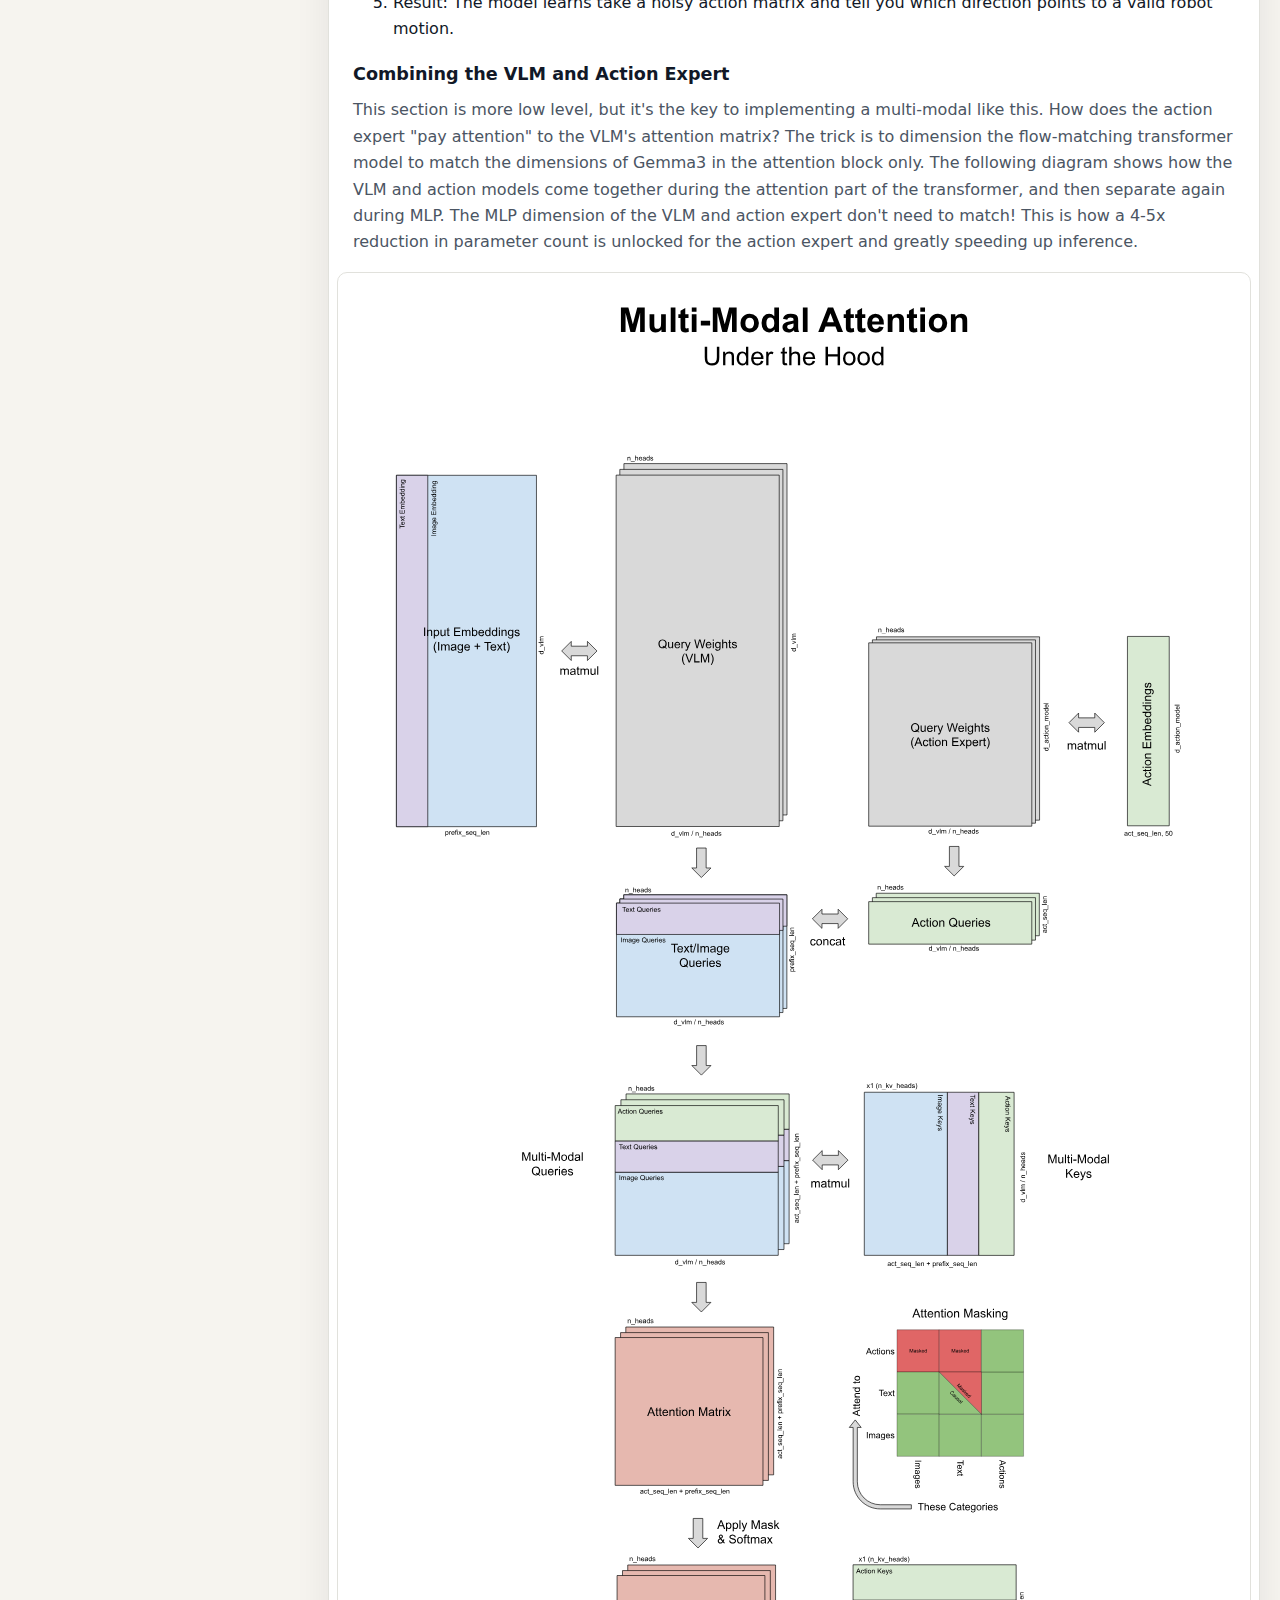
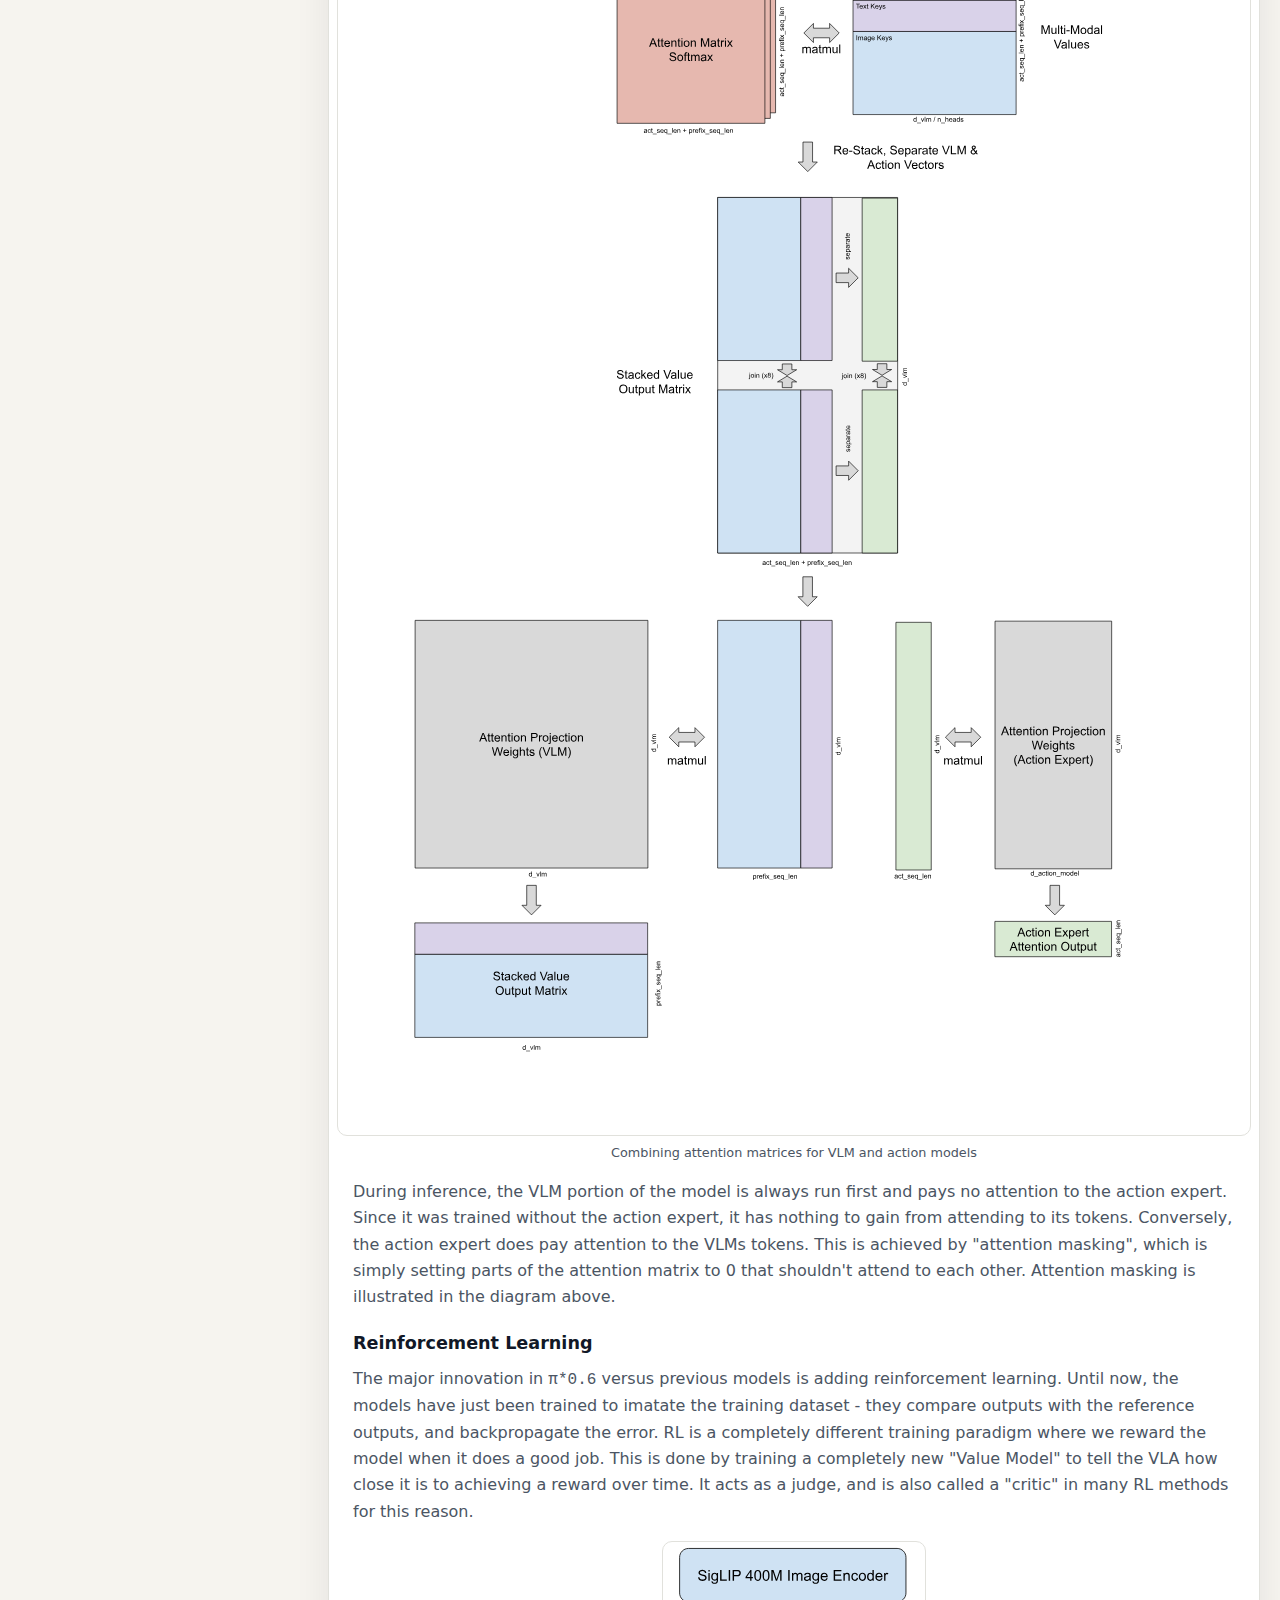
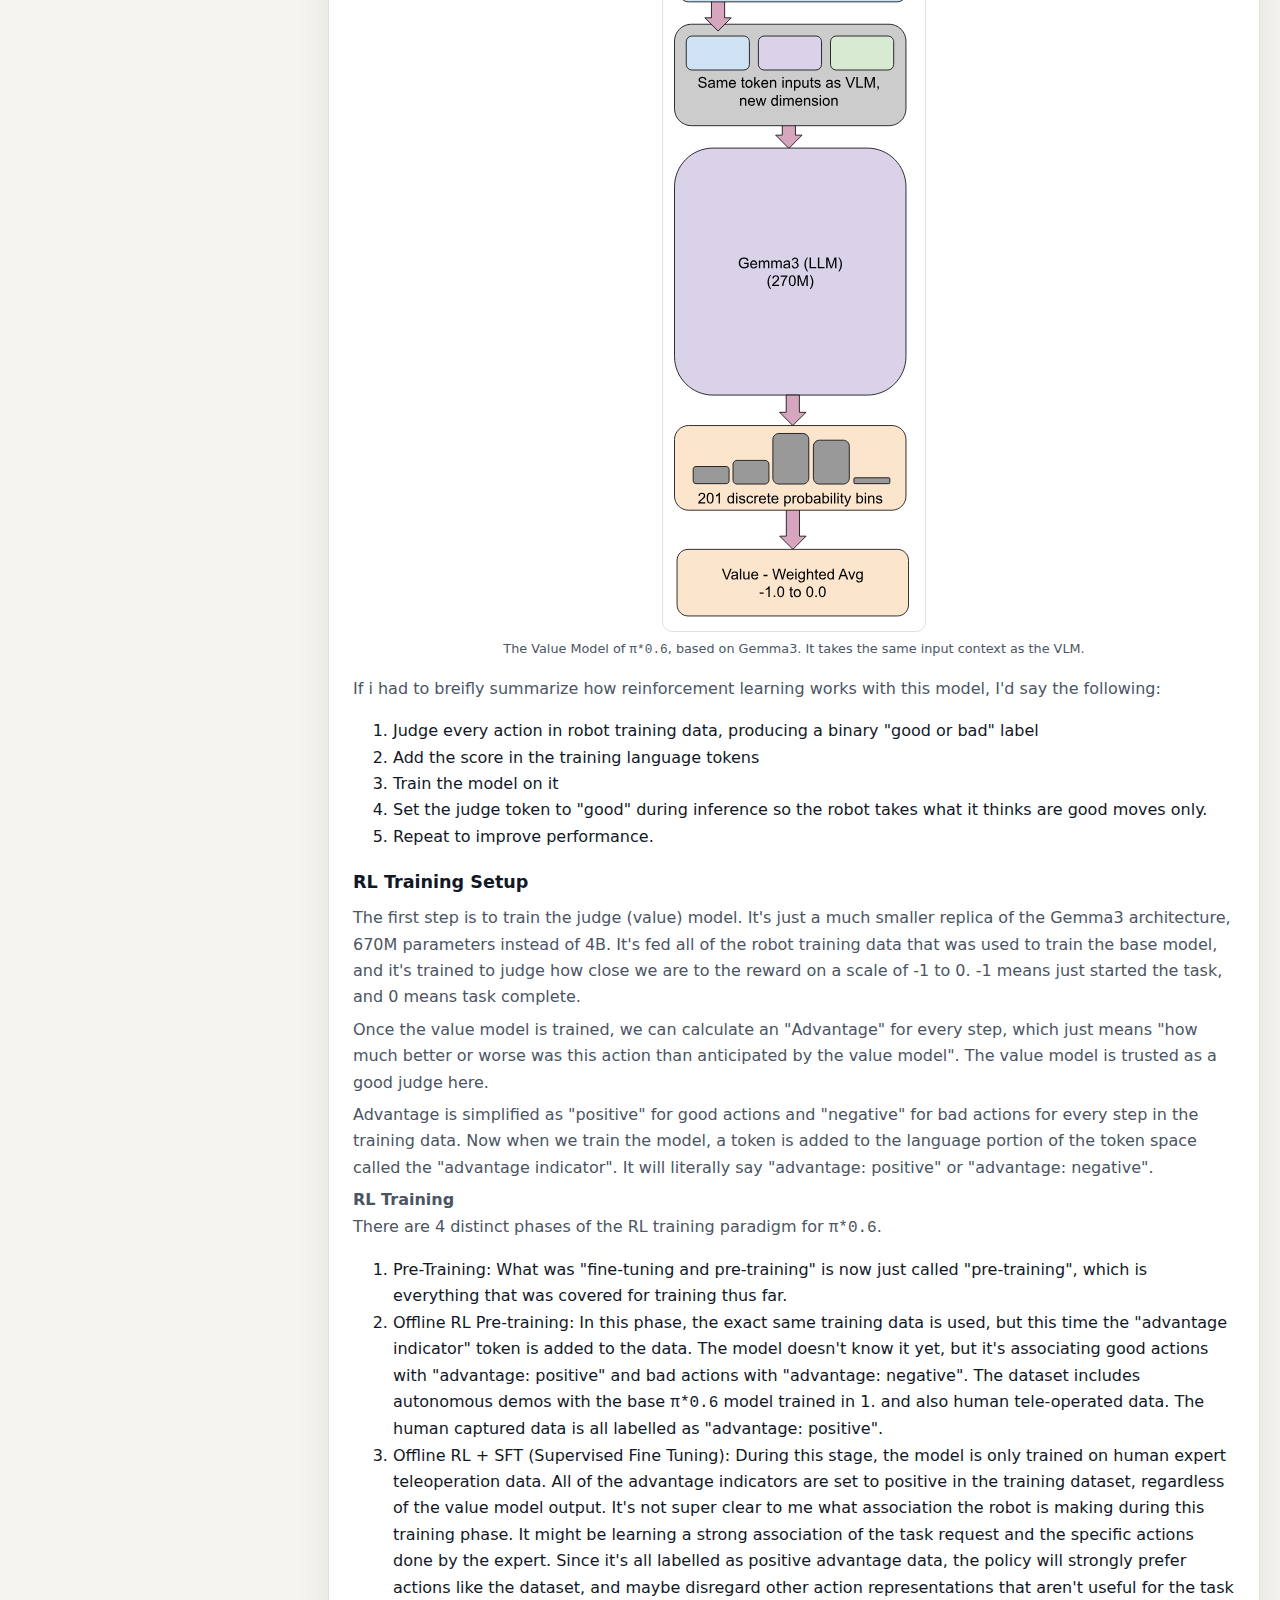
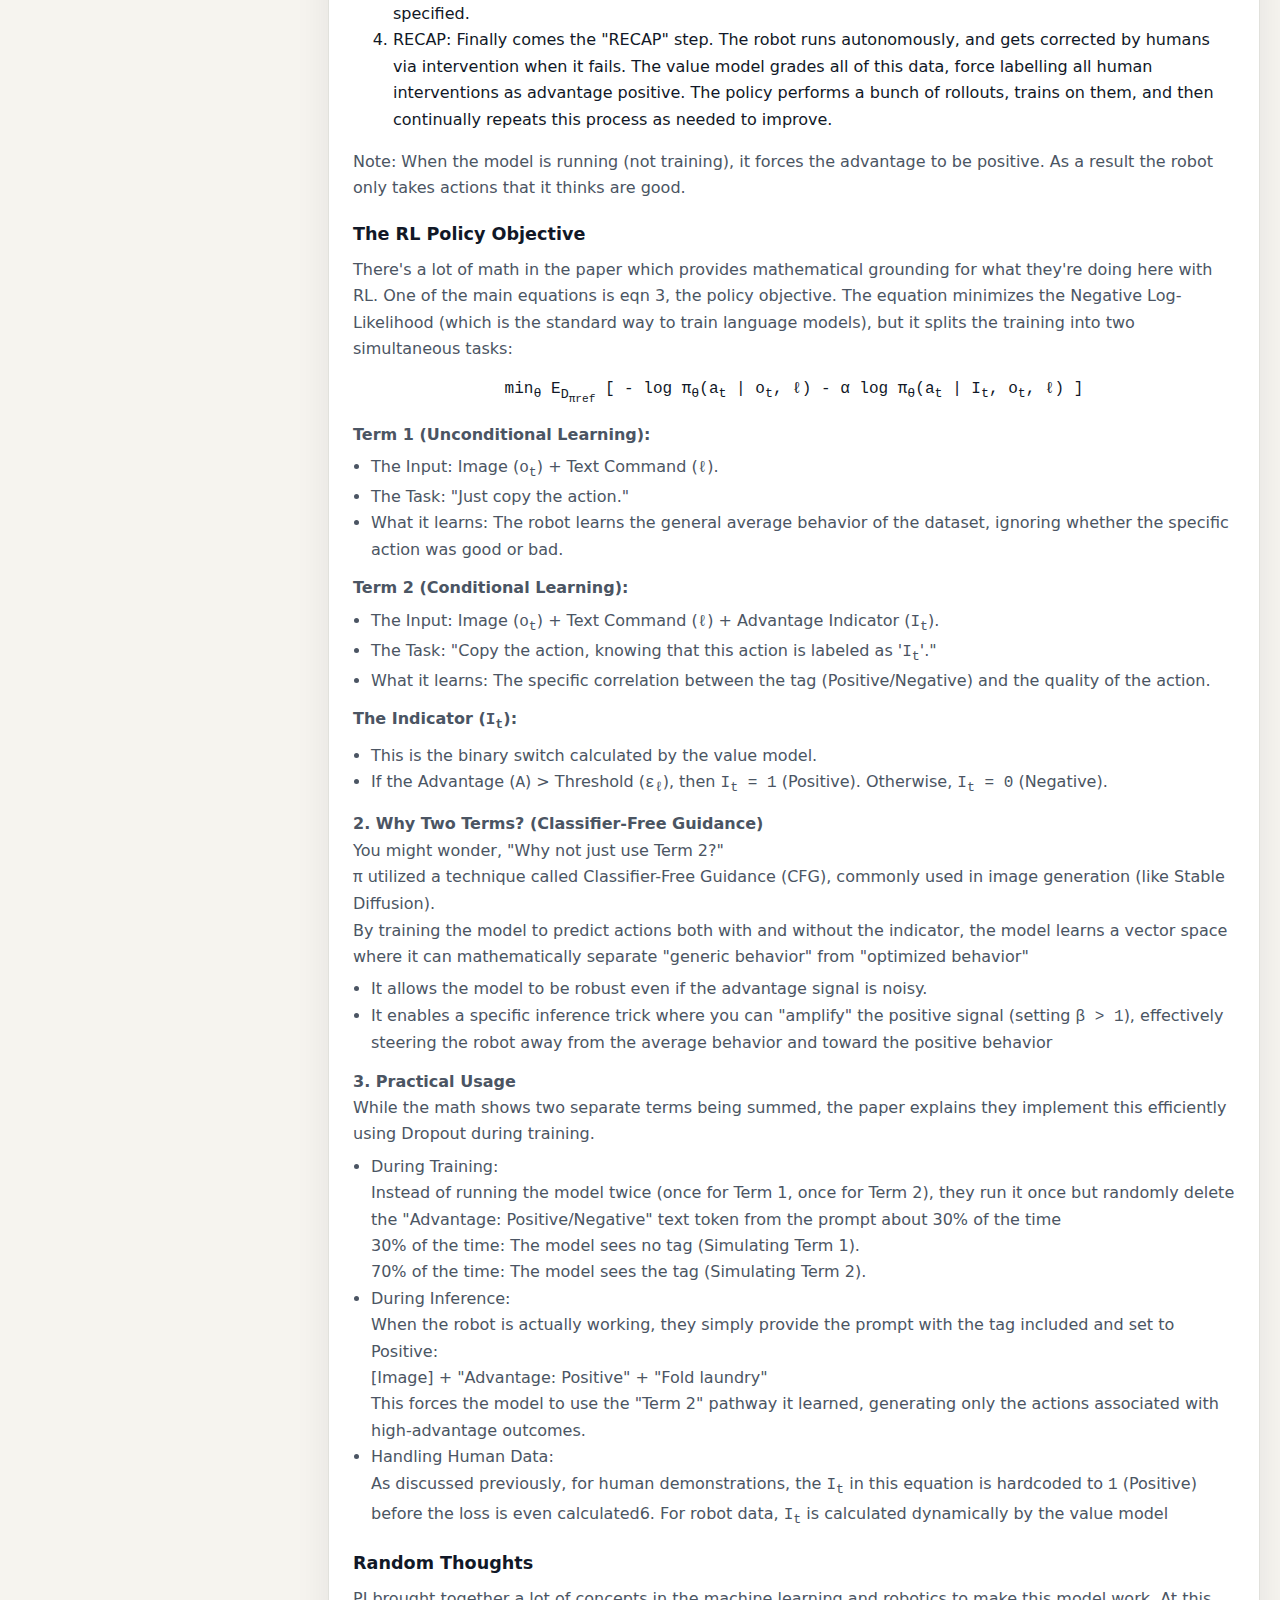
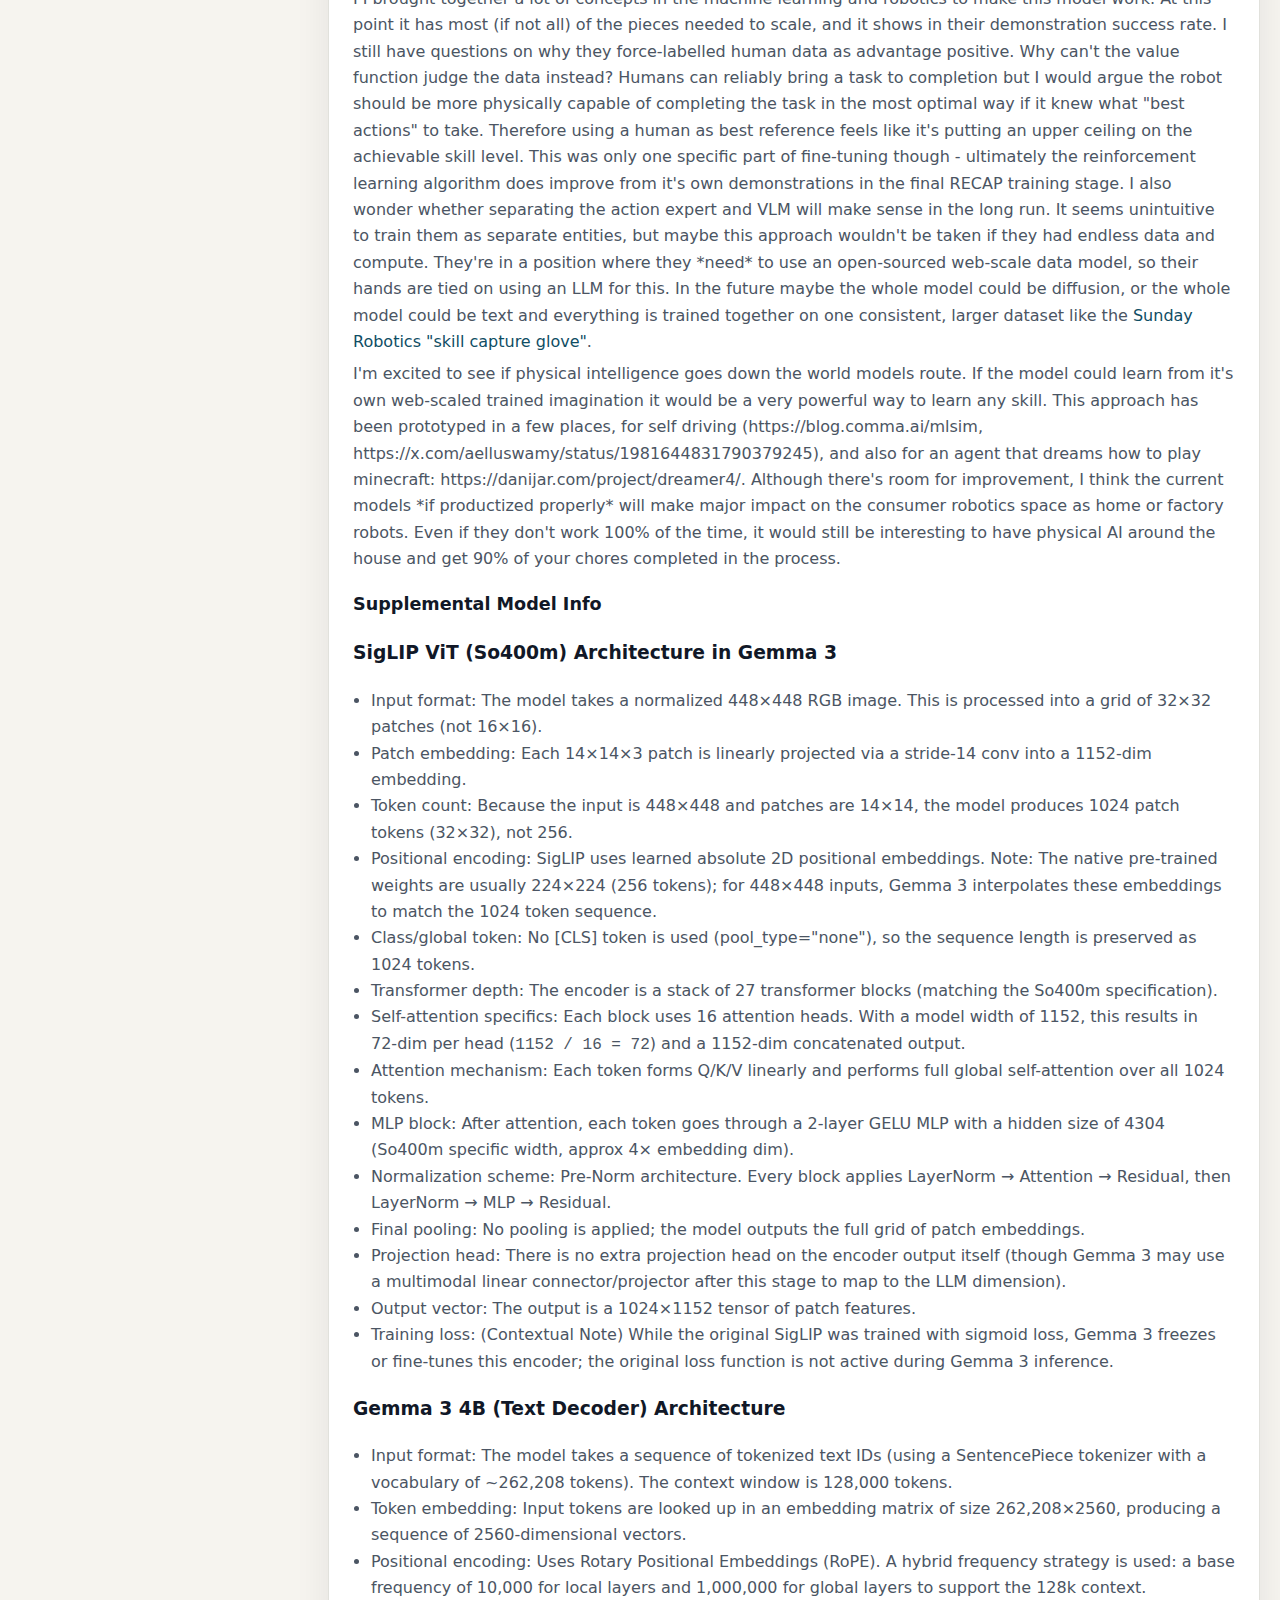
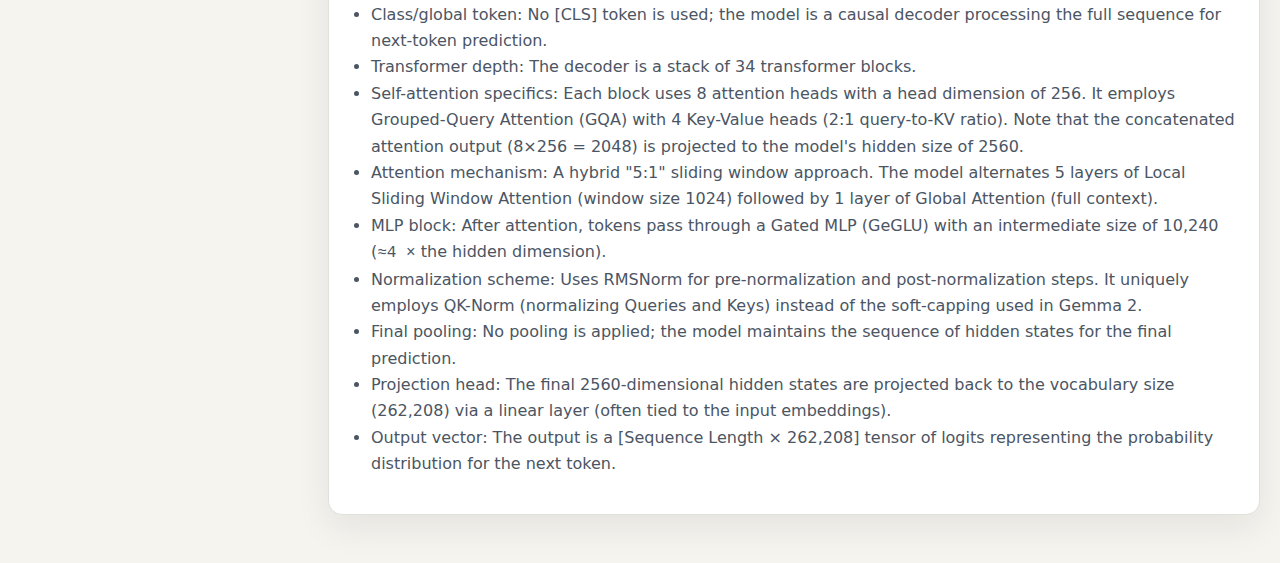
<file: projects/pistar06-model-analysis.html>
<!DOCTYPE html>
<html lang="en">
<head>
  <meta charset="UTF-8" />
  <meta name="viewport" content="width=device-width, initial-scale=1.0" />
  <title>Understanding the π*0.6 VLA Model | Geoff Goodwin-Wilson</title>
  <link rel="stylesheet" href="../styles.css" />
  <script src="/sidebar.js?v=2" defer></script>
</head>
<body>
  <div class="site">
    <aside class="site-sidebar" id="site-sidebar"></aside>

    <main class="site-main">
      <section class="page-intro">
        <a class="back-link" href="../index.html">← Back to projects</a>
        <p class="eyebrow">Project</p>
        <h1 class="page-title">Understanding the <span class="math">&pi;*0.6</span> VLA Model</h1>
        <div class="project-meta">November 2025</div>
        <div class="disclaimer">Disclaimer: This is an unofficial analysis of the <span class="math">&pi;*0.6</span> architecture based on the public papers and open-source code released by Physical Intelligence. All interpretations are my own and do not represent the authors. For the official implementation, please refer to the following sources:<br><a href="https://www.pi.website/blog" target="_blank" rel="noreferrer">https://www.pi.website/blog</a><br><a href="https://github.com/Physical-Intelligence/openpi" target="_blank" rel="noreferrer">https://github.com/Physical-Intelligence/openpi</a></div>
      </section>

      <article class="entry-content">
        <h2>Introduction</h2>
        <p>I recently went down a rabbithole trying to understand Physical Intelligence VLA models and thought this deep dive may help others doing the same. In this writeup I analyze the Physical Intelligence <span class="math">&pi;*0.6</span> model, a state-of-the-art brain for generalized robotics AI. Physical Intelligence has not open-sourced <span class="math">&pi;*0.6</span> code yet, but they have released a <a href="https://www.pi.website/download/pistar06.pdf" target="_blank" rel="noreferrer">technical white-paper</a> on the model. We can use the open sourced <span class="math">&pi;<sub>0</sub></span> model as a framework, and then combine details from the whitepaper to infer what the <span class="math">&pi;*0.6</span> architecture is.</p>

        <figure class="entry-figure wide">
          <img src="../assets/PI0.6 Model.svg" alt="π*0.6 Model diagram" />
          <figcaption class="figure-subtext">Diagram of the <span class="math">&pi;*0.6</span> VLA model</figcaption>
        </figure>

        <p>I found that the high-level idea of <span class="math">&pi;</span> VLA models made sense to me, but a lot of the small implementation details were hazy when I tried to explain them to myself. If you're in a similar situation, maybe this write-up can help us understand.</p>

        <h2>Overall Architecture</h2>
        <p>The key to understanding <span class="math">&pi;*0.6</span> is to understand how vision, language, and action models are stitched together. I like to think of the vision & language model (VLM) as completely separate from the "action expert" model. The only element shared between them is the attention mechanism. The action model concatenates it's data vectors with the VLM and therefore it's actions are influenced by the VLM's understanding of the surroundings and objective. Mathematically, multiple dot product operations are computed in attention between vision, language, and action information, which is ultimately what allows the robot to make intelligent actions.</p>

        <h2>Gemma3, the Vision and Language Backbone</h2>
        <figure class="entry-figure gemma">
          <img src="../assets/Gemma3 Model.svg" alt="Gemma3 Vision Language Model Diagram" />
          <figcaption class="figure-subtext">Gemma3 Vision Language Model Diagram</figcaption>
        </figure>

        <p><span class="math">&pi;*0.6</span> piggybacks off the 4B parameter version of Google Gemma3 to process robot camera feeds and language. Internally, Gemma 3 consists of two main parts: 1, a vision transformer encoder called SigLIP with a modified projection "connector" layer at the end to match the Gemma3 embedding dimension and 2, a small but typical LLM. SigLIP breaks up 4 robot camera feeds into patches and encodes them into the LLMs token space. Now the model has a semantic understanding of what the robot cameras see from vision and language tokens attending to each other.</p>

        <h2>In What Order is the Model Trained?</h2>
        <p>Firstly, Gemma3 is first pre-trained by Google on web-scale data, where it learns to understand what things are. Next, it's fine-tuned by Physical Intelligence on robot datasets. Training on robot datasets is crucial so that the VLM gains an understanding of what actions mean, called "action representations". This is all before the action expert is even introduced.</p>

        <p>So how is the VLM trained on a bunch of robot data without an action expert? How are action tokens represented? <span class="math">&pi;</span>'s solution is to compress all of the robot movement data (joint angles, gripper position, etc.) with the Discrete Cosine Transform (DCT), a compression method used in image compression. They call these special tokens "FAST" tokens.</p>
        <ol>
          <li>All of the robot actuator data in the training dataset is compressed into these FAST tokens using DCT compression.</li>
          <li>The VLM is trained to replicate these action tokens by generating FAST tokens one by one, simply by minimizing cross-entropy loss. For example, given this image, task text, and robot state, how close were we to the real robot action that was taken in the dataset?</li>
        </ol>
        <p>This strategy is good enough to complete a lot of tasks without even adding a special dedicated action expert model. The VLM can just generate FAST tokens, de-compress them, and send the commands to the robot joints. This works, but unfortunately inference is far too slow and actions are not smooth. For the robot to generate 1 second of movement, it needs to generate ~60 FAST tokens which takes quite a bit of time.</p>

        <h2>Fine Tuning the VLM</h2>
        <p>Imagine two separate parts which make up the token space. The "Prefix", and the "Suffix". Fine-tuning simply tries to guess the suffix given some prefix.</p>

        <figure class="entry-figure wide">
          <img src="../assets/PI0.6 Tokens - VLM Training.svg" alt="π*0.6 Tokens - VLM Training diagram" />
          <figcaption class="figure-subtext">The VLM token space during FAST token fine tuning</figcaption>
        </figure>

        <p>The prefix is made up of 3 categories - Vision, language, and physical data called the "proprioceptive" state. Basically, the current joint angles of the robot and gripper positions are binned into 0-255 integers so the LLM can easily treat them as singular tokens.</p>

        <p>A fine-tuning example may look like this:</p>
        <ol>
          <li>Given the Prefix: &lt;image tokens here&gt; how should the arm move to pick up the red block? State: 25, 97, 190 ... 11</li>
          <li>Predict the Suffix: &lt;FAST action tokens here&gt;</li>
          <li>Compare with the real suffix: &lt;more FAST action tokens&gt;</li>
          <li>Calculate the cross-entropy loss between prediction and real suffix, and backpropogate.</li>
        </ol>

        <p>After training, the model has internalized all of these action representations from robot-specific fine tuning. It's time to introduce the dedicated action model to operate smoothly. The action expert has a simple objective - given the VLM's attention matrix, predict the next 50 actions. These future actions are predicted simultaneously with a "flow-matching" model. Imagine an AI image generator, but instead of generating image pixels, the model is generating a matrix of future actuator positions. We'll call these future actuator positions the "action matrix". It works by starting with an action matrix of pure gaussian noise, and generates a matrix of velocity vectors which gradually guide the action matrix to de-noise itself. The action matrix moves in this learned direction a bit, and repeats this de-noising process 5 times to fully "uncover" the right actions. The training dataset for the action expert is labelled, teleoperated demonstrations of the open-sourced "ALOHA" robot architecture, which consists of:</p>
        <ul>
          <li>Two 6-DOF arms with grippers</li>
          <li>A front-facing camera</li>
          <li>A camera on each gripper</li>
        </ul>

        <h2>Fine Tuning the Action Expert</h2>
        <p>This time we aren't training the VLM at all, and only focusing on the flow-matching action expert instead. During this training phase, the model knows the prefix and the suffix (true actions), but noises the true actions a random amount and tries to predict the velocity matrix to de-noise them:</p>

        <figure class="entry-figure wide">
          <img src="../assets/PI0.6 Tokens - Action Expert Training.svg" alt="π*0.6 Tokens - Action Expert Training diagram" />
          <figcaption class="figure-subtext">The VLA token space during action expert fine tuning</figcaption>
        </figure>

        <p>Here's the action expert training recipe:</p>
        <ol>
          <li>Sample Data: Sample a real robot trajectory from the dataset (<span class="math">x<sub>1</sub></span>) and a random  for the action matrix (<span class="math">x<sub>0</sub></span>).</li>
          <li>Sample Time: Pick a random time to represent "how de-noised" the matrix is.<div class="math-block"><span class="math">t ∈ [0, 1]</span></div></li>
          <li>Interpolate: Create a "noisy" intermediate sample <span class="math">x<sub>t</sub></span> which is just a weighted average.<div class="math-block"><span class="math">x<sub>t</sub> = t · x<sub>1</sub> + (1 - t) · x<sub>0</sub></span></div></li>
          <li>Train: Ask the model: "Given this noisy <span class="math">x<sub>t</sub></span> and time <span class="math">t</span>, what vector points directly to <span class="math">x<sub>1</sub></span>?" The answer is always mathematically simple:<div class="math-block"><span class="math">x<sub>1</sub> - x<sub>0</sub></span></div></li>
          <li>Result: The model learns take a noisy action matrix and tell you which direction points to a valid robot motion.</li>
        </ol>

        <h2>Combining the VLM and Action Expert</h2>
        
        <p>This section is more low level, but it's the key to implementing a multi-modal like this. How does the action expert "pay attention" to the VLM's attention matrix? The trick is to dimension the flow-matching transformer model to match the dimensions of Gemma3 in the attention block only. The following diagram shows how the VLM and action models come together during the attention part of the transformer, and then separate again during MLP. The MLP dimension of the VLM and action expert don't need to match! This is how a 4-5x reduction in parameter count is unlocked for the action expert and greatly speeding up inference.</p>

        <figure class="entry-figure wide">
          <img src="../assets/PI0.6 Attention.svg" alt="π*0.6 Attention diagram" />
          <figcaption class="figure-subtext">Combining attention matrices for VLM and action models</figcaption>
        </figure>

        <p>During inference, the VLM portion of the model is always run first and pays no attention to the action expert. Since it was trained without the action expert, it has nothing to gain from attending to its tokens. Conversely, the action expert does pay attention to the VLMs tokens. This is achieved by "attention masking", which is simply setting parts of the attention matrix to 0 that shouldn't attend to each other. Attention masking is illustrated in the diagram above.</p>

        <h2>Reinforcement Learning</h2>
        <p>The major innovation in <span class="math">&pi;*0.6</span> versus previous models is adding reinforcement learning. Until now, the models have just been trained to imatate the training dataset - they compare outputs with the reference outputs, and backpropagate the error. RL is a completely different training paradigm where we reward the model when it does a good job. This is done by training a completely new "Value Model" to tell the VLA how close it is to achieving a reward over time. It acts as a judge, and is also called a "critic" in many RL methods for this reason.</p>

        <figure class="entry-figure value-model">
          <img src="../assets/PI0.6 Value Model.svg" alt="PI0.6 Value Model diagram" />
          <figcaption class="figure-subtext">The Value Model of <span class="math">&pi;*0.6</span>, based on Gemma3. It takes the same input context as the VLM.</figcaption>
        </figure>

        <p>If i had to breifly summarize how reinforcement learning works with this model, I'd say the following:</p>
        <ol>
          <li>Judge every action in robot training data, producing a binary "good or bad" label</li>
          <li>Add the score in the training language tokens</li>
          <li>Train the model on it</li>
          <li>Set the judge token to "good" during inference so the robot takes what it thinks are good moves only.</li>
          <li>Repeat to improve performance.</li>
        </ol>

        <h2>RL Training Setup</h2>
        <p>The first step is to train the judge (value) model. It's just a much smaller replica of the Gemma3 architecture, 670M parameters instead of 4B. It's fed all of the robot training data that was used to train the base model, and it's trained to judge how close we are to the reward on a scale of -1 to 0. -1 means just started the task, and 0 means task complete.</p>

        <p>Once the value model is trained, we can calculate an "Advantage" for every step, which just means "how much better or worse was this action than anticipated by the value model". The value model is trusted as a good judge here.</p>

        <p>Advantage is simplified as "positive" for good actions and "negative" for bad actions for every step in the training data. Now when we train the model, a token is added to the language portion of the token space called the "advantage indicator". It will literally say "advantage: positive" or "advantage: negative".</p>

        <p><strong>RL Training</strong><br>There are 4 distinct phases of the RL training paradigm for <span class="math">&pi;*0.6</span>.</p>
        <ol>
          <li>Pre-Training: What was "fine-tuning and pre-training" is now just called "pre-training", which is everything that was covered for training thus far.</li>
          <li>Offline RL Pre-training: In this phase, the exact same training data is used, but this time the "advantage indicator" token is added to the data. The model doesn't know it yet, but it's associating good actions with "advantage: positive" and bad actions with "advantage: negative". The dataset includes autonomous demos with the base <span class="math">&pi;*0.6</span> model trained in 1. and also human tele-operated data. The human captured data is all labelled as "advantage: positive".</li>
          <li>Offline RL + SFT (Supervised Fine Tuning): During this stage, the model is only trained on human expert teleoperation data. All of the advantage indicators are set to positive in the training dataset, regardless of the value model output. It's not super clear to me what association the robot is making during this training phase. It might be learning a strong association of the task request and the specific actions done by the expert. Since it's all labelled as positive advantage data, the policy will strongly prefer actions like the dataset, and maybe disregard other action representations that aren't useful for the task specified.</li>
          <li>RECAP: Finally comes the "RECAP" step. The robot runs autonomously, and gets corrected by humans via intervention when it fails. The value model grades all of this data, force labelling all human interventions as advantage positive. The policy performs a bunch of rollouts, trains on them, and then continually repeats this process as needed to improve.</li>
        </ol>

        <p>Note: When the model is running (not training), it forces the advantage to be positive. As a result the robot only takes actions that it thinks are good.</p>

        <h2>The RL Policy Objective</h2>
        <p>There's a lot of math in the paper which provides mathematical grounding for what they're doing here with RL. One of the main equations is eqn 3, the policy objective. The equation minimizes the Negative Log-Likelihood (which is the standard way to train language models), but it splits the training into two simultaneous tasks:</p>
        
        <div class="math-block"><span class="math">min<sub>&theta;</sub> E<sub>D<sub>&pi;ref</sub></sub> [ - log &pi;<sub>&theta;</sub>(a<sub>t</sub> | o<sub>t</sub>, &ell;) - &alpha; log &pi;<sub>&theta;</sub>(a<sub>t</sub> | I<sub>t</sub>, o<sub>t</sub>, &ell;) ]</span></div>
        
        <p><strong>Term 1 (Unconditional Learning):</strong></p>
        <ul>
          <li>The Input: Image (<span class="math">o<sub>t</sub></span>) + Text Command (<span class="math">&ell;</span>).</li>
          <li>The Task: "Just copy the action."</li>
          <li>What it learns: The robot learns the general average behavior of the dataset, ignoring whether the specific action was good or bad.</li>
        </ul>
        
        <p><strong>Term 2 (Conditional Learning):</strong></p>
        <ul>
          <li>The Input: Image (<span class="math">o<sub>t</sub></span>) + Text Command (<span class="math">&ell;</span>) + Advantage Indicator (<span class="math">I<sub>t</sub></span>).</li>
          <li>The Task: "Copy the action, knowing that this action is labeled as '<span class="math">I<sub>t</sub></span>'."</li>
          <li>What it learns: The specific correlation between the tag (Positive/Negative) and the quality of the action.</li>
        </ul>
        
        <p><strong>The Indicator (<span class="math">I<sub>t</sub></span>):</strong></p>
        <ul>
          <li>This is the binary switch calculated by the value model.</li>
          <li>If the Advantage (<span class="math">A</span>) &gt; Threshold (<span class="math">&epsilon;<sub>&ell;</sub></span>), then <span class="math">I<sub>t</sub> = 1</span> (Positive). Otherwise, <span class="math">I<sub>t</sub> = 0</span> (Negative).</li>
        </ul>
        
        <p><strong>2. Why Two Terms? (Classifier-Free Guidance)</strong><br>You might wonder, "Why not just use Term 2?"<br><span class="math">&pi;</span> utilized a technique called Classifier-Free Guidance (CFG), commonly used in image generation (like Stable Diffusion).<br>By training the model to predict actions both with and without the indicator, the model learns a vector space where it can mathematically separate "generic behavior" from "optimized behavior"</p>
        <ul>
          <li>It allows the model to be robust even if the advantage signal is noisy.</li>
          <li>It enables a specific inference trick where you can "amplify" the positive signal (setting <span class="math">&beta; &gt; 1</span>), effectively steering the robot away from the average behavior and toward the positive behavior</li>
        </ul>
        
        <p><strong>3. Practical Usage</strong><br>While the math shows two separate terms being summed, the paper explains they implement this efficiently using Dropout during training.</p>
        <ul>
          <li>During Training:<br>Instead of running the model twice (once for Term 1, once for Term 2), they run it once but randomly delete the "Advantage: Positive/Negative" text token from the prompt about 30% of the time<br>            30% of the time: The model sees no tag (Simulating Term 1).<br>            70% of the time: The model sees the tag (Simulating Term 2).</li>
          <li>During Inference:<br>When the robot is actually working, they simply provide the prompt with the tag included and set to Positive:<br>[Image] + "Advantage: Positive" + "Fold laundry"<br>This forces the model to use the "Term 2" pathway it learned, generating only the actions associated with high-advantage outcomes.</li>
          <li>Handling Human Data:<br>As discussed previously, for human demonstrations, the <span class="math">I<sub>t</sub></span> in this equation is hardcoded to <span class="math">1</span> (Positive) before the loss is even calculated6. For robot data, <span class="math">I<sub>t</sub></span> is calculated dynamically by the value model</li>
        </ul>
        
        <h2>Random Thoughts</h2>
        <p>PI brought together a lot of concepts in the machine learning and robotics to make this model work. At this point it has most (if not all) of the pieces needed to scale, and it shows in their demonstration success rate. I still have questions on why they force-labelled human data as advantage positive. Why can't the value function judge the data instead? Humans can reliably bring a task to completion but I would argue the robot should be more physically capable of completing the task in the most optimal way if it knew what "best actions" to take. Therefore using a human as best reference feels like it's putting an upper ceiling on the achievable skill level. This was only one specific part of fine-tuning though - ultimately the reinforcement learning algorithm does improve from it's own demonstrations in the final RECAP training stage. I also wonder whether separating the action expert and VLM will make sense in the long run. It seems unintuitive to train them as separate entities, but maybe this approach wouldn't be taken if they had endless data and compute. They're in a position where they *need* to use an open-sourced web-scale data model, so their hands are tied on using an LLM for this. In the future maybe the whole model could be diffusion, or the whole model could be text and everything is trained together on one consistent, larger dataset like the <a href="https://www.sunday.ai/" target="_blank" rel="noreferrer">Sunday Robotics "skill capture glove"</a>.</p> 
        <p>I'm excited to see if physical intelligence goes down the world models route. If the model could learn from it's own web-scaled trained imagination it would be a very powerful way to learn any skill. This approach has been prototyped in a few places, for self driving (https://blog.comma.ai/mlsim, https://x.com/aelluswamy/status/1981644831790379245), and also for an agent that dreams how to play minecraft: https://danijar.com/project/dreamer4/. Although there's room for improvement, I think the current models *if productized properly* will make major impact on the consumer robotics space as home or factory robots. Even if they don't work 100% of the time, it would still be interesting to have physical AI around the house and get 90% of your chores completed in the process.</p>
        
        <h2>Supplemental Model Info</h2>
        
        <h3>SigLIP ViT (So400m) Architecture in Gemma 3</h3>
        <ul>
          <li>Input format: The model takes a normalized 448×448 RGB image. This is processed into a grid of 32×32 patches (not 16×16).</li>
          <li>Patch embedding: Each 14×14×3 patch is linearly projected via a stride-14 conv into a 1152‑dim embedding.</li>
          <li>Token count: Because the input is 448×448 and patches are 14×14, the model produces 1024 patch tokens (32×32), not 256.</li>
          <li>Positional encoding: SigLIP uses learned absolute 2D positional embeddings. Note: The native pre-trained weights are usually 224×224 (256 tokens); for 448×448 inputs, Gemma 3 interpolates these embeddings to match the 1024 token sequence.</li>
          <li>Class/global token: No [CLS] token is used (pool_type="none"), so the sequence length is preserved as 1024 tokens.</li>
          <li>Transformer depth: The encoder is a stack of 27 transformer blocks (matching the So400m specification).</li>
          <li>Self-attention specifics: Each block uses 16 attention heads. With a model width of 1152, this results in 72‑dim per head (<span class="math">1152 / 16 = 72</span>) and a 1152‑dim concatenated output.</li>
          <li>Attention mechanism: Each token forms Q/K/V linearly and performs full global self-attention over all 1024 tokens.</li>
          <li>MLP block: After attention, each token goes through a 2-layer GELU MLP with a hidden size of 4304 (So400m specific width, approx 4× embedding dim).</li>
          <li>Normalization scheme: Pre-Norm architecture. Every block applies LayerNorm → Attention → Residual, then LayerNorm → MLP → Residual.</li>
          <li>Final pooling: No pooling is applied; the model outputs the full grid of patch embeddings.</li>
          <li>Projection head: There is no extra projection head on the encoder output itself (though Gemma 3 may use a multimodal linear connector/projector after this stage to map to the LLM dimension).</li>
          <li>Output vector: The output is a 1024×1152 tensor of patch features.</li>
          <li>Training loss: (Contextual Note) While the original SigLIP was trained with sigmoid loss, Gemma 3 freezes or fine-tunes this encoder; the original loss function is not active during Gemma 3 inference.</li>
        </ul>

        <h3>Gemma 3 4B (Text Decoder) Architecture</h3>
        <ul>
          <li>Input format: The model takes a sequence of tokenized text IDs (using a SentencePiece tokenizer with a vocabulary of ~262,208 tokens). The context window is 128,000 tokens.</li>
          <li>Token embedding: Input tokens are looked up in an embedding matrix of size 262,208×2560, producing a sequence of 2560-dimensional vectors.</li>
          <li>Positional encoding: Uses Rotary Positional Embeddings (RoPE). A hybrid frequency strategy is used: a base frequency of 10,000 for local layers and 1,000,000 for global layers to support the 128k context.</li>
          <li>Class/global token: No [CLS] token is used; the model is a causal decoder processing the full sequence for next-token prediction.</li>
          <li>Transformer depth: The decoder is a stack of 34 transformer blocks.</li>
          <li>Self-attention specifics: Each block uses 8 attention heads with a head dimension of 256. It employs Grouped-Query Attention (GQA) with 4 Key-Value heads (2:1 query-to-KV ratio). Note that the concatenated attention output (8×256 = 2048) is projected to the model's hidden size of 2560.</li>
          <li>Attention mechanism: A hybrid "5:1" sliding window approach. The model alternates 5 layers of Local Sliding Window Attention (window size 1024) followed by 1 layer of Global Attention (full context).</li>
          <li>MLP block: After attention, tokens pass through a Gated MLP (GeGLU) with an intermediate size of 10,240 (<span class="math">&approx;4 &times;</span> the hidden dimension).</li>
          <li>Normalization scheme: Uses RMSNorm for pre-normalization and post-normalization steps. It uniquely employs QK-Norm (normalizing Queries and Keys) instead of the soft-capping used in Gemma 2.</li>
          <li>Final pooling: No pooling is applied; the model maintains the sequence of hidden states for the final prediction.</li>
          <li>Projection head: The final 2560-dimensional hidden states are projected back to the vocabulary size (262,208) via a linear layer (often tied to the input embeddings).</li>
          <li>Output vector: The output is a [Sequence Length × 262,208] tensor of logits representing the probability distribution for the next token.</li>
        </ul>

      </article>
    </main>
  </div>
</body>
</html>
</file>
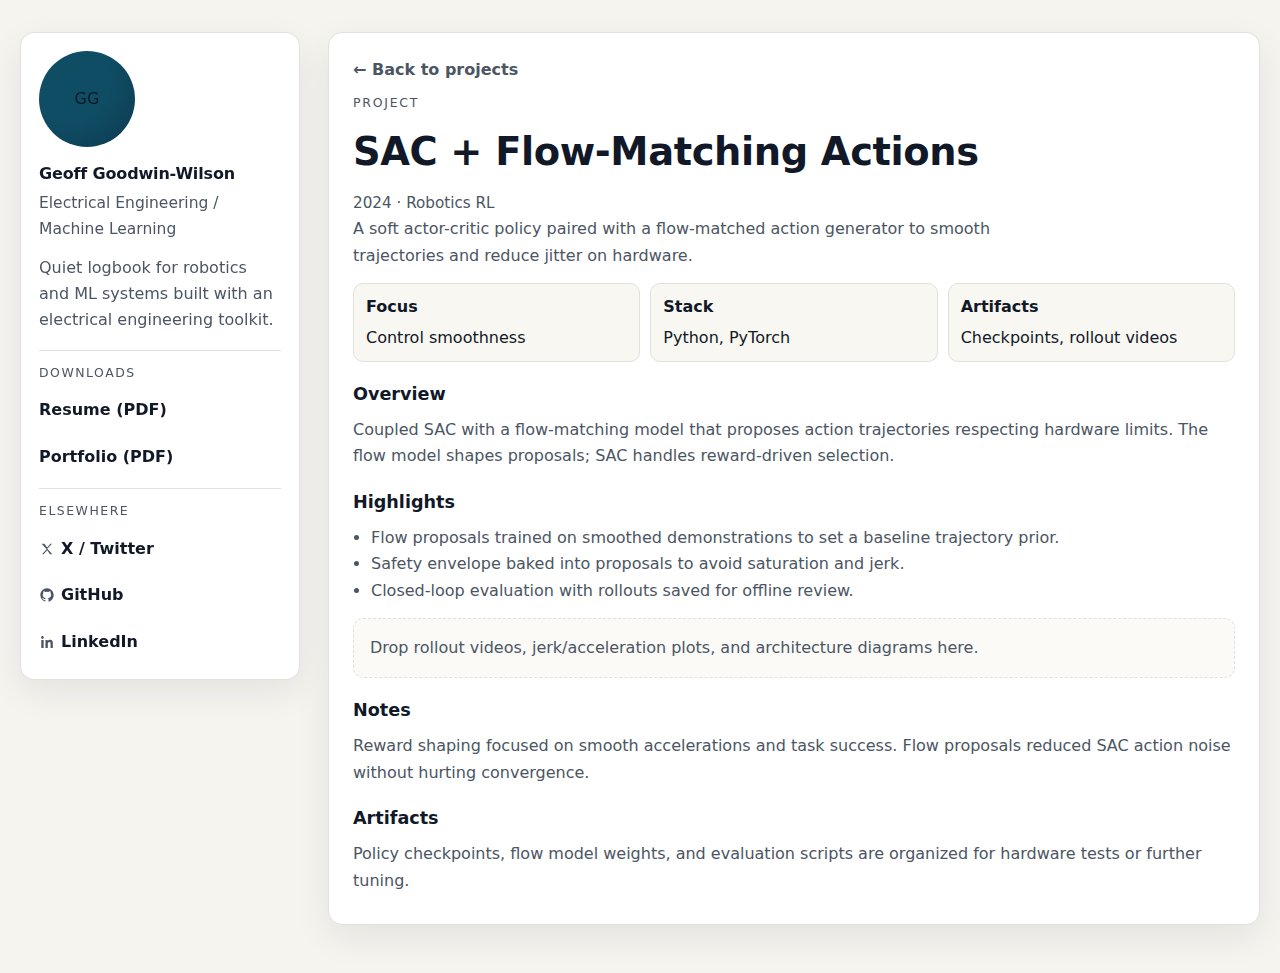
<file: projects/sac-flow-matching.html>
<!DOCTYPE html>
<html lang="en">
<head>
  <meta charset="UTF-8" />
  <meta name="viewport" content="width=device-width, initial-scale=1.0" />
  <title>SAC + Flow-Matching Actions | Geoff Goodwin-Wilson</title>
  <link rel="stylesheet" href="../styles.css" />
</head>
<body>
  <div class="site">
    <aside class="site-sidebar">
      <div class="avatar" aria-hidden="true">GG</div>
      <div class="brand-name">Geoff Goodwin-Wilson</div>
      <div class="brand-role">Electrical Engineering / Machine Learning</div>
      <p class="sidebar-bio">Quiet logbook for robotics and ML systems built with an electrical engineering toolkit.</p>

      <div class="sidebar-section">
        <div class="sidebar-heading">Downloads</div>
        <div class="sidebar-links">
          <a class="sidebar-link" href="../assets/GeoffGoodwinWilson_Resume.pdf" download>Resume (PDF)</a>
          <a class="sidebar-link" href="../assets/GeoffGoodwinWilson_Portfolio.pdf" download>Portfolio (PDF)</a>
        </div>
      </div>

      <div class="sidebar-section">
        <div class="sidebar-heading">Elsewhere</div>
        <div class="sidebar-links">
          <a class="sidebar-link" href="https://x.com/geoffgw1" target="_blank" rel="noreferrer">
            <svg viewBox="0 0 24 24" aria-hidden="true"><path d="M4 4l7.5 8.3L4.5 20H7l5.3-6.3L16.5 20H20l-7.6-8.4L19.5 4H17l-4.7 5.6L8 4H4z" fill="currentColor" /></svg>
            X / Twitter
          </a>
          <a class="sidebar-link" href="https://github.com/ggoodwinwilson" target="_blank" rel="noreferrer">
            <svg viewBox="0 0 24 24" aria-hidden="true"><path d="M12 2C6.48 2 2 6.58 2 12.17c0 4.48 2.87 8.28 6.84 9.63.5.1.68-.22.68-.48 0-.24-.01-.87-.01-1.7-2.78.62-3.37-1.36-3.37-1.36-.45-1.17-1.1-1.48-1.1-1.48-.9-.63.07-.62.07-.62 1 .07 1.53 1.05 1.53 1.05.89 1.56 2.34 1.11 2.91.85.09-.66.35-1.1.64-1.35-2.22-.26-4.56-1.13-4.56-5 0-1.1.38-2 .99-2.7-.1-.26-.43-1.29.09-2.69 0 0 .83-.27 2.72 1.02a9.2 9.2 0 0 1 4.95 0c1.89-1.29 2.72-1.02 2.72-1.02.52 1.4.19 2.43.09 2.69.62.7 1 1.6 1 2.7 0 3.88-2.34 4.74-4.57 5 .36.32.69.95.69 1.92 0 1.39-.01 2.51-.01 2.85 0 .26.18.58.69.48A10.18 10.18 0 0 0 22 12.17C22 6.58 17.52 2 12 2z" fill="currentColor" /></svg>
            GitHub
          </a>
          <a class="sidebar-link" href="https://www.https://www.linkedin.com/in/geoff-goodwin-wilson-263822126/" target="_blank" rel="noreferrer">
            <svg viewBox="0 0 24 24" aria-hidden="true"><path d="M6.94 21H3.43V8.9h3.51V21zM5.18 7.3c-1.13 0-2.06-.95-2.06-2.12C3.12 4 4.05 3 5.18 3s2.06 1 2.06 2.18c0 1.17-.93 2.12-2.06 2.12zM20.89 21h-3.5v-5.87c0-1.4-.03-3.2-1.94-3.2-1.94 0-2.24 1.5-2.24 3.1V21H9.7V8.9h3.36v1.65h.05c.47-.9 1.63-1.85 3.36-1.85 3.6 0 4.27 2.42 4.27 5.56V21z" fill="currentColor" /></svg>
            LinkedIn
          </a>
        </div>
      </div>
    </aside>

    <main class="site-main">
      <section class="page-intro">
        <a class="back-link" href="../index.html">← Back to projects</a>
        <p class="eyebrow">Project</p>
        <h1 class="page-title">SAC + Flow-Matching Actions</h1>
        <div class="project-meta">2024 · Robotics RL</div>
        <p class="lede">A soft actor-critic policy paired with a flow-matched action generator to smooth trajectories and reduce jitter on hardware.</p>
        <div class="meta-grid">
          <div class="meta-box"><strong>Focus</strong><span>Control smoothness</span></div>
          <div class="meta-box"><strong>Stack</strong><span>Python, PyTorch</span></div>
          <div class="meta-box"><strong>Artifacts</strong><span>Checkpoints, rollout videos</span></div>
        </div>
      </section>

      <article class="entry-content">
        <h2>Overview</h2>
        <p>Coupled SAC with a flow-matching model that proposes action trajectories respecting hardware limits. The flow model shapes proposals; SAC handles reward-driven selection.</p>

        <h2>Highlights</h2>
        <ul>
          <li>Flow proposals trained on smoothed demonstrations to set a baseline trajectory prior.</li>
          <li>Safety envelope baked into proposals to avoid saturation and jerk.</li>
          <li>Closed-loop evaluation with rollouts saved for offline review.</li>
        </ul>

        <div class="media-placeholder">Drop rollout videos, jerk/acceleration plots, and architecture diagrams here.</div>

        <h2>Notes</h2>
        <p>Reward shaping focused on smooth accelerations and task success. Flow proposals reduced SAC action noise without hurting convergence.</p>

        <h2>Artifacts</h2>
        <p>Policy checkpoints, flow model weights, and evaluation scripts are organized for hardware tests or further tuning.</p>
      </article>
    </main>
  </div>
</body>
</html>
</file>
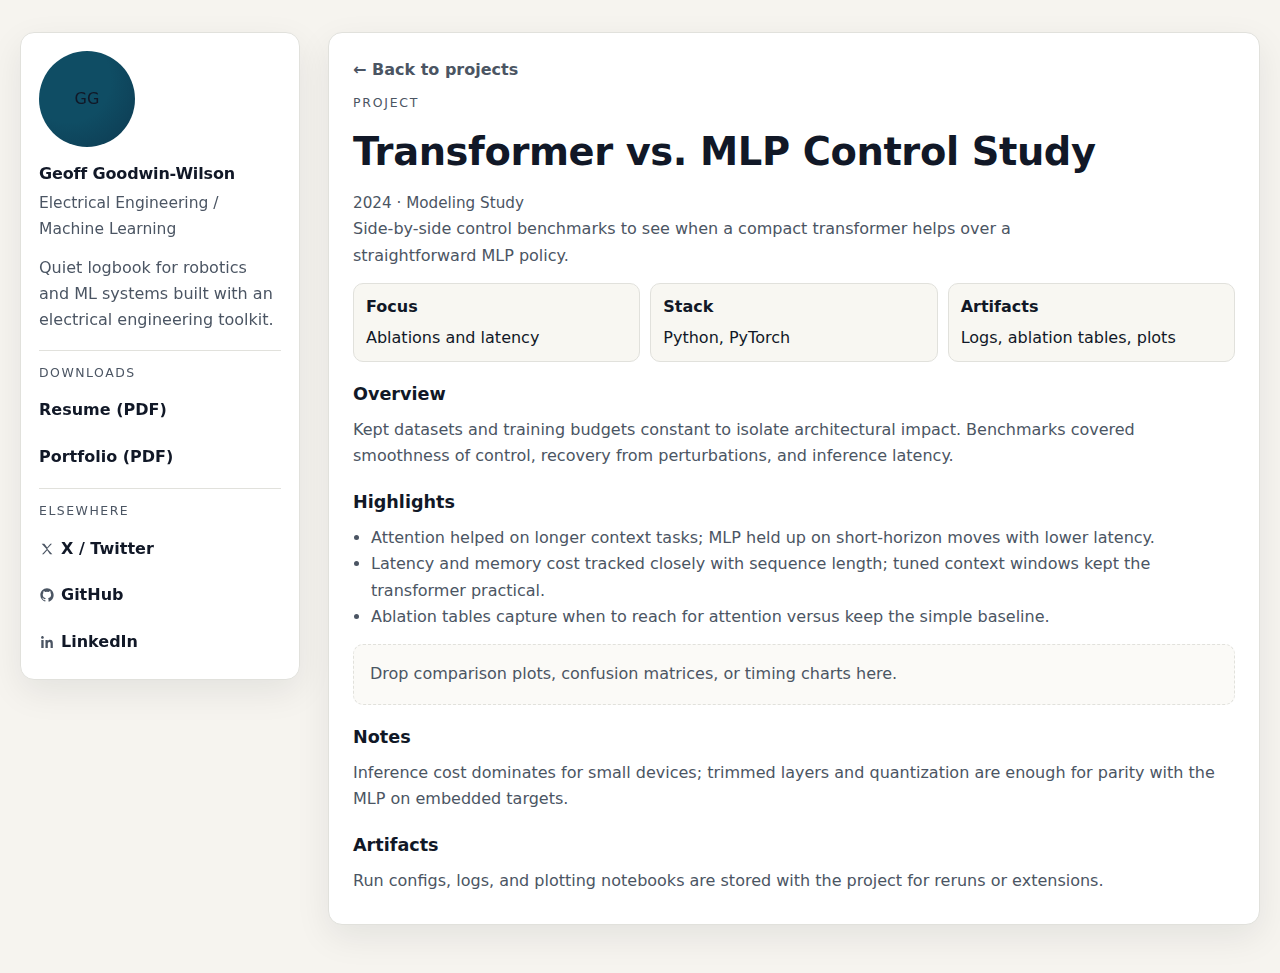
<file: projects/transformer-vs-mlp.html>
<!DOCTYPE html>
<html lang="en">
<head>
  <meta charset="UTF-8" />
  <meta name="viewport" content="width=device-width, initial-scale=1.0" />
  <title>Transformer vs. MLP Control Study | Geoff Goodwin-Wilson</title>
  <link rel="stylesheet" href="../styles.css" />
</head>
<body>
  <div class="site">
    <aside class="site-sidebar">
      <div class="avatar" aria-hidden="true">GG</div>
      <div class="brand-name">Geoff Goodwin-Wilson</div>
      <div class="brand-role">Electrical Engineering / Machine Learning</div>
      <p class="sidebar-bio">Quiet logbook for robotics and ML systems built with an electrical engineering toolkit.</p>

      <div class="sidebar-section">
        <div class="sidebar-heading">Downloads</div>
        <div class="sidebar-links">
          <a class="sidebar-link" href="../assets/GeoffGoodwinWilson_Resume.pdf" download>Resume (PDF)</a>
          <a class="sidebar-link" href="../assets/GeoffGoodwinWilson_Portfolio.pdf" download>Portfolio (PDF)</a>
        </div>
      </div>

      <div class="sidebar-section">
        <div class="sidebar-heading">Elsewhere</div>
        <div class="sidebar-links">
          <a class="sidebar-link" href="https://twitter.com/geoffg_w" target="_blank" rel="noreferrer">
            <svg viewBox="0 0 24 24" aria-hidden="true"><path d="M4 4l7.5 8.3L4.5 20H7l5.3-6.3L16.5 20H20l-7.6-8.4L19.5 4H17l-4.7 5.6L8 4H4z" fill="currentColor" /></svg>
            X / Twitter
          </a>
          <a class="sidebar-link" href="https://github.com/geoffgoodwinwilson" target="_blank" rel="noreferrer">
            <svg viewBox="0 0 24 24" aria-hidden="true"><path d="M12 2C6.48 2 2 6.58 2 12.17c0 4.48 2.87 8.28 6.84 9.63.5.1.68-.22.68-.48 0-.24-.01-.87-.01-1.7-2.78.62-3.37-1.36-3.37-1.36-.45-1.17-1.1-1.48-1.1-1.48-.9-.63.07-.62.07-.62 1 .07 1.53 1.05 1.53 1.05.89 1.56 2.34 1.11 2.91.85.09-.66.35-1.1.64-1.35-2.22-.26-4.56-1.13-4.56-5 0-1.1.38-2 .99-2.7-.1-.26-.43-1.29.09-2.69 0 0 .83-.27 2.72 1.02a9.2 9.2 0 0 1 4.95 0c1.89-1.29 2.72-1.02 2.72-1.02.52 1.4.19 2.43.09 2.69.62.7 1 1.6 1 2.7 0 3.88-2.34 4.74-4.57 5 .36.32.69.95.69 1.92 0 1.39-.01 2.51-.01 2.85 0 .26.18.58.69.48A10.18 10.18 0 0 0 22 12.17C22 6.58 17.52 2 12 2z" fill="currentColor" /></svg>
            GitHub
          </a>
          <a class="sidebar-link" href="https://www.linkedin.com/in/geoff-goodwin-wilson" target="_blank" rel="noreferrer">
            <svg viewBox="0 0 24 24" aria-hidden="true"><path d="M6.94 21H3.43V8.9h3.51V21zM5.18 7.3c-1.13 0-2.06-.95-2.06-2.12C3.12 4 4.05 3 5.18 3s2.06 1 2.06 2.18c0 1.17-.93 2.12-2.06 2.12zM20.89 21h-3.5v-5.87c0-1.4-.03-3.2-1.94-3.2-1.94 0-2.24 1.5-2.24 3.1V21H9.7V8.9h3.36v1.65h.05c.47-.9 1.63-1.85 3.36-1.85 3.6 0 4.27 2.42 4.27 5.56V21z" fill="currentColor" /></svg>
            LinkedIn
          </a>
        </div>
      </div>
    </aside>

    <main class="site-main">
      <section class="page-intro">
        <a class="back-link" href="../index.html">← Back to projects</a>
        <p class="eyebrow">Project</p>
        <h1 class="page-title">Transformer vs. MLP Control Study</h1>
        <div class="project-meta">2024 · Modeling Study</div>
        <p class="lede">Side-by-side control benchmarks to see when a compact transformer helps over a straightforward MLP policy.</p>
        <div class="meta-grid">
          <div class="meta-box"><strong>Focus</strong><span>Ablations and latency</span></div>
          <div class="meta-box"><strong>Stack</strong><span>Python, PyTorch</span></div>
          <div class="meta-box"><strong>Artifacts</strong><span>Logs, ablation tables, plots</span></div>
        </div>
      </section>

      <article class="entry-content">
        <h2>Overview</h2>
        <p>Kept datasets and training budgets constant to isolate architectural impact. Benchmarks covered smoothness of control, recovery from perturbations, and inference latency.</p>

        <h2>Highlights</h2>
        <ul>
          <li>Attention helped on longer context tasks; MLP held up on short-horizon moves with lower latency.</li>
          <li>Latency and memory cost tracked closely with sequence length; tuned context windows kept the transformer practical.</li>
          <li>Ablation tables capture when to reach for attention versus keep the simple baseline.</li>
        </ul>

        <div class="media-placeholder">Drop comparison plots, confusion matrices, or timing charts here.</div>

        <h2>Notes</h2>
        <p>Inference cost dominates for small devices; trimmed layers and quantization are enough for parity with the MLP on embedded targets.</p>

        <h2>Artifacts</h2>
        <p>Run configs, logs, and plotting notebooks are stored with the project for reruns or extensions.</p>
      </article>
    </main>
  </div>
</body>
</html>
</file>
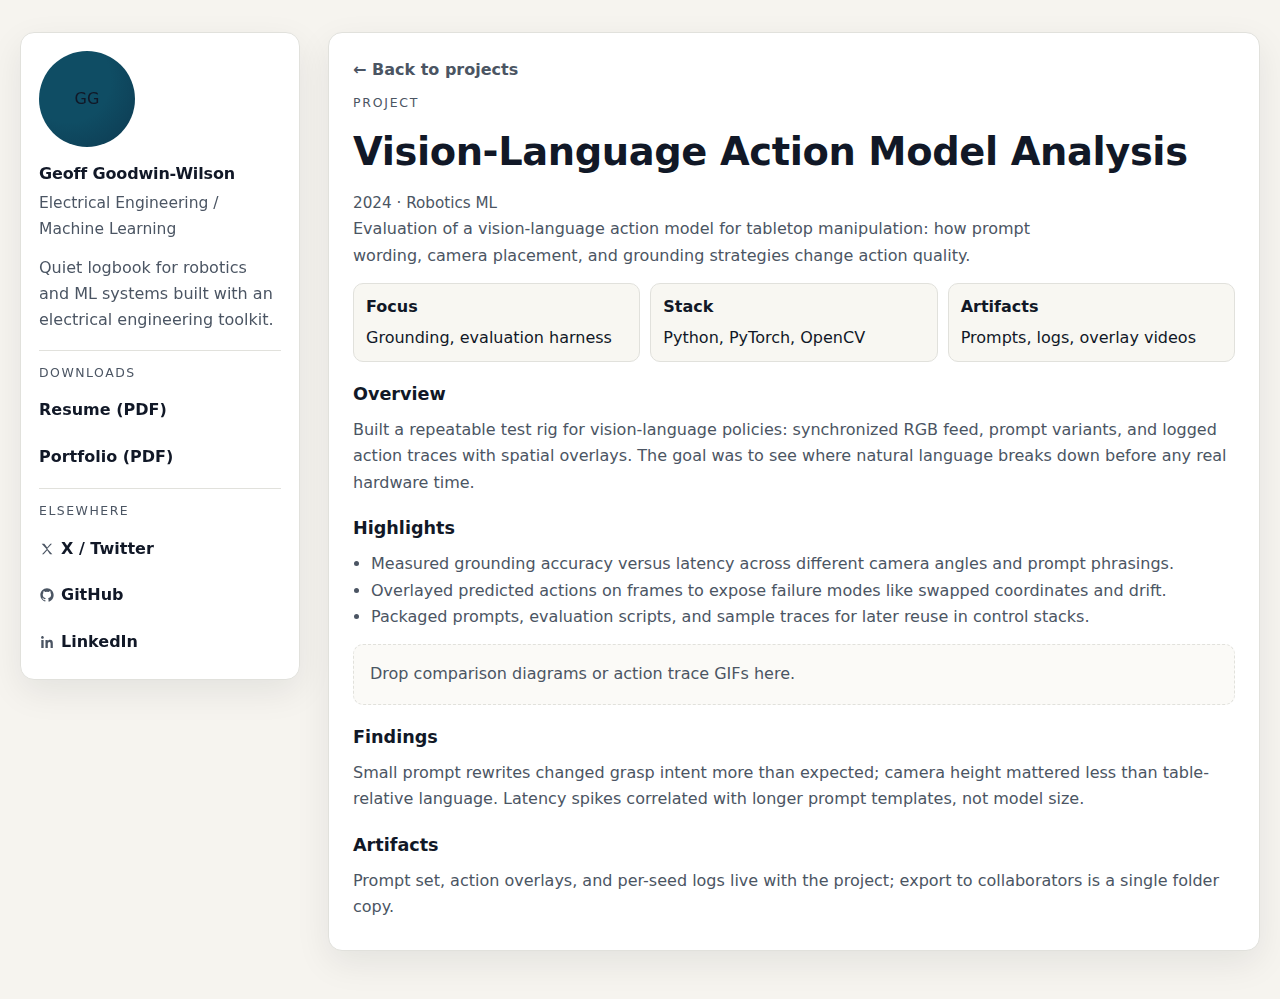
<file: projects/vla-action-model.html>
<!DOCTYPE html>
<html lang="en">
<head>
  <meta charset="UTF-8" />
  <meta name="viewport" content="width=device-width, initial-scale=1.0" />
  <title>Vision-Language Action Model Analysis | Geoff Goodwin-Wilson</title>
  <link rel="stylesheet" href="../styles.css" />
</head>
<body>
  <div class="site">
    <aside class="site-sidebar">
      <div class="avatar" aria-hidden="true">GG</div>
      <div class="brand-name">Geoff Goodwin-Wilson</div>
      <div class="brand-role">Electrical Engineering / Machine Learning</div>
      <p class="sidebar-bio">Quiet logbook for robotics and ML systems built with an electrical engineering toolkit.</p>

      <div class="sidebar-section">
        <div class="sidebar-heading">Downloads</div>
        <div class="sidebar-links">
          <a class="sidebar-link" href="../assets/GeoffGoodwinWilson_Resume.pdf" download>Resume (PDF)</a>
          <a class="sidebar-link" href="../assets/GeoffGoodwinWilson_Portfolio.pdf" download>Portfolio (PDF)</a>
        </div>
      </div>

      <div class="sidebar-section">
        <div class="sidebar-heading">Elsewhere</div>
        <div class="sidebar-links">
          <a class="sidebar-link" href="https://x.com/geoffgw1" target="_blank" rel="noreferrer">
            <svg viewBox="0 0 24 24" aria-hidden="true"><path d="M4 4l7.5 8.3L4.5 20H7l5.3-6.3L16.5 20H20l-7.6-8.4L19.5 4H17l-4.7 5.6L8 4H4z" fill="currentColor" /></svg>
            X / Twitter
          </a>
          <a class="sidebar-link" href="https://github.com/ggoodwinwilson" target="_blank" rel="noreferrer">
            <svg viewBox="0 0 24 24" aria-hidden="true"><path d="M12 2C6.48 2 2 6.58 2 12.17c0 4.48 2.87 8.28 6.84 9.63.5.1.68-.22.68-.48 0-.24-.01-.87-.01-1.7-2.78.62-3.37-1.36-3.37-1.36-.45-1.17-1.1-1.48-1.1-1.48-.9-.63.07-.62.07-.62 1 .07 1.53 1.05 1.53 1.05.89 1.56 2.34 1.11 2.91.85.09-.66.35-1.1.64-1.35-2.22-.26-4.56-1.13-4.56-5 0-1.1.38-2 .99-2.7-.1-.26-.43-1.29.09-2.69 0 0 .83-.27 2.72 1.02a9.2 9.2 0 0 1 4.95 0c1.89-1.29 2.72-1.02 2.72-1.02.52 1.4.19 2.43.09 2.69.62.7 1 1.6 1 2.7 0 3.88-2.34 4.74-4.57 5 .36.32.69.95.69 1.92 0 1.39-.01 2.51-.01 2.85 0 .26.18.58.69.48A10.18 10.18 0 0 0 22 12.17C22 6.58 17.52 2 12 2z" fill="currentColor" /></svg>
            GitHub
          </a>
          <a class="sidebar-link" href="https://www.https://www.linkedin.com/in/geoff-goodwin-wilson-263822126/" target="_blank" rel="noreferrer">
            <svg viewBox="0 0 24 24" aria-hidden="true"><path d="M6.94 21H3.43V8.9h3.51V21zM5.18 7.3c-1.13 0-2.06-.95-2.06-2.12C3.12 4 4.05 3 5.18 3s2.06 1 2.06 2.18c0 1.17-.93 2.12-2.06 2.12zM20.89 21h-3.5v-5.87c0-1.4-.03-3.2-1.94-3.2-1.94 0-2.24 1.5-2.24 3.1V21H9.7V8.9h3.36v1.65h.05c.47-.9 1.63-1.85 3.36-1.85 3.6 0 4.27 2.42 4.27 5.56V21z" fill="currentColor" /></svg>
            LinkedIn
          </a>
        </div>
      </div>
    </aside>

    <main class="site-main">
      <section class="page-intro">
        <a class="back-link" href="../index.html">← Back to projects</a>
        <p class="eyebrow">Project</p>
        <h1 class="page-title">Vision-Language Action Model Analysis</h1>
        <div class="project-meta">2024 · Robotics ML</div>
        <p class="lede">Evaluation of a vision-language action model for tabletop manipulation: how prompt wording, camera placement, and grounding strategies change action quality.</p>
        <div class="meta-grid">
          <div class="meta-box"><strong>Focus</strong><span>Grounding, evaluation harness</span></div>
          <div class="meta-box"><strong>Stack</strong><span>Python, PyTorch, OpenCV</span></div>
          <div class="meta-box"><strong>Artifacts</strong><span>Prompts, logs, overlay videos</span></div>
        </div>
      </section>

      <article class="entry-content">
        <h2>Overview</h2>
        <p>Built a repeatable test rig for vision-language policies: synchronized RGB feed, prompt variants, and logged action traces with spatial overlays. The goal was to see where natural language breaks down before any real hardware time.</p>

        <h2>Highlights</h2>
        <ul>
          <li>Measured grounding accuracy versus latency across different camera angles and prompt phrasings.</li>
          <li>Overlayed predicted actions on frames to expose failure modes like swapped coordinates and drift.</li>
          <li>Packaged prompts, evaluation scripts, and sample traces for later reuse in control stacks.</li>
        </ul>

        <div class="media-placeholder">Drop comparison diagrams or action trace GIFs here.</div>

        <h2>Findings</h2>
        <p>Small prompt rewrites changed grasp intent more than expected; camera height mattered less than table-relative language. Latency spikes correlated with longer prompt templates, not model size.</p>

        <h2>Artifacts</h2>
        <p>Prompt set, action overlays, and per-seed logs live with the project; export to collaborators is a single folder copy.</p>
      </article>
    </main>
  </div>
</body>
</html>
</file>
<file: styles.css>
:root {
  --bg: #f6f4ef;
  --panel: #ffffff;
  --text: #111827;
  --muted: #4b5563;
  --line: #e1e1dc;
  --accent: #0f4d64;
  --accent-soft: #e8f1f4;
  --radius: 14px;
  --shadow: 0 12px 35px rgba(17, 24, 39, 0.08);
  --font: 'Inter', 'Segoe UI', system-ui, -apple-system, sans-serif;
}

* { box-sizing: border-box; }

body {
  margin: 0;
  font-family: var(--font);
  background: var(--bg);
  color: var(--text);
  line-height: 1.65;
}

a { color: var(--accent); text-decoration: none; }
a:hover { text-decoration: underline; }

img { max-width: 100%; display: block; }

.site {
  max-width: 1500px;
  margin: 0 auto;
  padding: 32px 20px 48px;
  display: grid;
  grid-template-columns: 280px 1fr;
  gap: 28px;
}

.site-sidebar {
  background: var(--panel);
  border: 1px solid var(--line);
  border-radius: var(--radius);
  padding: 18px;
  align-self: start;
  position: sticky;
  top: 24px;
  box-shadow: var(--shadow);
}

.avatar {
  width: 96px;
  height: 96px;
  border-radius: 50%;
  background: radial-gradient(circle at 30% 30%, #0f4d64 0%, #0f4d64 45%, #0d3950 100%);
  margin-bottom: 14px;
  overflow: hidden;
  display: grid;
  place-items: center;
}

.avatar img {
  width: 100%;
  height: 100%;
  object-fit: cover;
  display: block;
}

.brand-name {
  font-weight: 700;
  letter-spacing: -0.01em;
}

.brand-role {
  color: var(--muted);
  margin-top: 4px;
  font-size: 0.97rem;
}

.sidebar-bio {
  margin: 12px 0 16px;
  color: var(--muted);
}

.sidebar-section {
  border-top: 1px solid var(--line);
  padding-top: 12px;
  margin-top: 12px;
}

.sidebar-heading {
  font-size: 0.78rem;
  text-transform: uppercase;
  letter-spacing: 0.12em;
  color: var(--muted);
  margin-bottom: 8px;
}

.sidebar-links {
  display: grid;
  gap: 8px;
}

.sidebar-link {
  color: var(--text);
  font-weight: 600;
  display: inline-flex;
  align-items: center;
  gap: 6px;
  padding: 6px 0;
}

.sidebar-link span {
  color: var(--muted);
  font-weight: 500;
}

.sidebar-link svg {
  width: 16px;
  height: 16px;
  color: var(--muted);
}

.sidebar-icon {
  width: 16px;
  height: 16px;
  object-fit: contain;
  display: block;
}

.site-main {
  background: var(--panel);
  border: 1px solid var(--line);
  border-radius: var(--radius);
  padding: 24px;
  box-shadow: var(--shadow);
}

.page-intro { margin-bottom: 18px; }

.eyebrow {
  margin: 0 0 6px;
  text-transform: uppercase;
  letter-spacing: 0.14em;
  color: var(--muted);
  font-size: 0.78rem;
}

.page-title {
  margin: 0 0 8px;
  font-size: clamp(1.8rem, 4vw, 2.4rem);
  letter-spacing: -0.01em;
}

.lede {
  margin: 0;
  color: var(--muted);
  max-width: 72ch;
}

.back-link {
  display: inline-flex;
  align-items: center;
  gap: 6px;
  color: var(--muted);
  font-weight: 600;
  margin-bottom: 10px;
}

.back-link:hover { color: var(--accent); }

.section { margin-top: 24px; }

.section h2 {
  margin: 0 0 6px;
  font-size: 1.15rem;
}

.section-description {
  margin: 0 0 12px;
  color: var(--muted);
}

.project-feed { display: grid; gap: 14px; }

.project-card {
  border: 1px solid var(--line);
  border-radius: 10px;
  padding: 12px 14px;
  background: #fff;
  transition: border-color 140ms ease;
  display: grid;
  grid-template-columns: 1fr 220px;
  gap: 12px;
  align-items: stretch;
}

.project-card h3 {
  margin: 0;
  font-size: 1.08rem;
  letter-spacing: -0.005em;
}

.project-meta {
  color: var(--muted);
  font-size: 0.95rem;
  margin: 0;
  display: grid;
  gap: 2px;
}

.project-desc {
  margin: 0 0 10px;
  color: var(--muted);
}

.project-link {
  font-weight: 700;
  color: var(--accent);
}

.project-card:hover { border-color: rgba(15, 77, 100, 0.35); }

.project-thumb {
  grid-column: 2 / 3;
  width: 100%;
  aspect-ratio: 16 / 10;
  border-radius: 10px;
  overflow: hidden;
  background: none;
  border: none;
  display: grid;
  place-items: center;
  align-self: center;
}

.project-thumb img {
  width: 100%;
  height: 100%;
  object-fit: cover;
  display: block;
}

.project-thumb img.longboard-thumb {
  object-position: center top;
  transform: translateY(-6%);
}

.project-card.flappy-card {
  grid-template-columns: 1fr 200px;
}

.project-thumb.flappy-thumb {
  display: flex;
  align-items: center;
  justify-content: center;
  padding: 0;
  background: #f4f4f0;
  border: 1px solid var(--line);
  border-radius: 10px;
  overflow: hidden;
  align-self: center;
  justify-self: center;
  height: 138px;
  width: auto;
  aspect-ratio: 576 / 833;
}

.project-thumb.flappy-thumb img {
  width: 100%;
  height: 100%;
  object-fit: contain;
}

.project-thumb.gimbal-thumb {
  display: flex;
  align-items: center;
  justify-content: center;
  padding: 0;
  background: none;
  border: none;
}

.project-thumb.gimbal-thumb img {
  width: auto;
  height: 100%;
  max-height: 100%;
  object-fit: contain;
  object-position: center center;
}

.project-thumb.padded {
  padding: 10px;
  background: #f4f4f0;
  border: 1px solid var(--line);
}

.project-thumb.padded img {
  object-fit: contain;
}

.project-thumb.placeholder {
  background: radial-gradient(circle at 30% 30%, #0f4d64 0%, #0f4d64 45%, #0d3950 100%);
  color: #f8fafc;
}

.thumb-initials {
  font-weight: 700;
  letter-spacing: 0.04em;
}

.project-body {
  grid-column: 1 / 2;
  display: grid;
  gap: 6px;
}

.meta-grid {
  display: grid;
  grid-template-columns: repeat(auto-fit, minmax(180px, 1fr));
  gap: 10px;
  margin: 14px 0 8px;
}

.meta-box {
  background: #f8f7f2;
  border: 1px solid var(--line);
  border-radius: 10px;
  padding: 10px 12px;
}

.meta-box strong {
  display: block;
  margin-bottom: 4px;
  color: var(--text);
}

.entry-content { margin-top: 16px; }

.entry-content h2 {
  margin: 18px 0 8px;
  font-size: 1.1rem;
}

.entry-content p { margin: 6px 0; color: var(--muted); }

.entry-content ul {
  margin: 6px 0 12px 18px;
  padding: 0;
  color: var(--muted);
}

.media-placeholder {
  margin: 14px 0;
  padding: 16px;
  border: 1px dashed var(--line);
  border-radius: 10px;
  background: #fbfaf7;
  color: var(--muted);
}

blockquote {
  margin: 12px 0;
  padding-left: 12px;
  border-left: 2px solid var(--line);
  color: var(--muted);
}

.entry-figure {
  margin: 16px 0;
}

.entry-figure img {
  width: auto;
  max-width: min(100%, 1100px);
  height: auto;
  border: 1px solid var(--line);
  border-radius: 10px;
  background: #fff;
  margin: 0 auto;
}

.figure-row {
  display: grid;
  grid-template-columns: repeat(auto-fit, minmax(260px, 1fr));
  gap: 12px;
  align-items: start;
  justify-items: center;
}

.figure-row img {
  width: 100%;
  height: auto;
  object-fit: contain;
}

.entry-figure.wide {
  margin-left: -16px;
  margin-right: -16px;
  width: calc(100% + 32px);
}

.entry-figure.wide img {
  width: auto;
  max-width: min(100%, 1100px);
}

.entry-figure.narrow img {
  max-width: min(60%, 720px);
}

.entry-figure.gemma img {
  max-width: min(50%, 550px);
}

.entry-figure.value-model img {
  max-width: min(30%, 315px);
}

.dynamic-parking .entry-figure img {
  max-width: min(75%, 900px);
}

.dynamic-parking .entry-figure.wide img {
  max-width: min(75%, 900px);
}

.dynamic-parking .entry-figure.narrow img {
  max-width: min(45%, 540px);
}

.dynamic-parking .entry-figure.gemma img {
  max-width: min(35%, 420px);
}

.dynamic-parking .entry-figure.value-model img {
  max-width: min(21%, 252px);
}

.flappy-bird .entry-figure img {
  max-width: min(70%, 770px);
}

.flappy-bird .entry-figure.high-score img {
  max-width: min(21%, 231px);
}

.flappy-bird .entry-figure.high-score2 img {
  max-width: min(18%, 198px);
}

.flappy-bird .entry-figure.bird-collision img {
  max-width: min(30%, 330px);
}

.flappy-bird .entry-figure.mlp img {
  max-width: min(77%, 847px);
}

.electric-longboard .entry-figure img {
  max-width: 60%;
}

.electric-longboard .entry-figure.wide img {
  max-width: 60%;
}

.formula-electric .entry-figure img {
  max-width: 60%;
}

.formula-electric .entry-figure.wide img {
  max-width: 60%;
}

.formula-electric .figure-row,
.dynamic-parking .figure-row {
  display: grid;
  grid-template-columns: repeat(2, 1fr);
  gap: 0px;
  align-items: stretch;
  justify-items: center;
  grid-auto-rows: 340px;
}

.formula-electric .figure-row img,
.dynamic-parking .figure-row img {
  width: auto;
  max-width: none;
  height: 100%;
  max-height: 100%;
  object-fit: contain;
}

.formula-electric .figure-row.pcb-pair {
  display: flex;
  gap: 4px;
  justify-content: flex-start;
  align-items: stretch;
  height: 380px;
}

.formula-electric .figure-row.pcb-pair img {
  flex: 0 0 auto;
  height: 100%;
  width: auto;
  max-width: none;
  object-fit: contain;
}

.dual-gimbal .entry-figure img {
  max-width: 90%;
}

.dual-gimbal .figure-row {
  display: flex;
  gap: 4px;
  justify-content: flex-start;
  align-items: stretch;
  height: 320px;
}

.dual-gimbal .figure-row img {
  flex: 0 0 auto;
  height: 100%;
  width: auto;
  max-width: none;
  object-fit: contain;
}

.dual-gimbal .entry-figure img.exploded-view {
  max-width: 72%;
}

.dual-gimbal .figure-row.base-motor-pair {
  height: 460px;
}

.dual-gimbal .figure-row.motor-build-pair {
  height: 460px;
}

.formula-electric .figure-row.module-pair {
  grid-auto-rows: 440px;
}

.math-block {
  margin: 14px 0;
  padding: 0 !important;
  border: none !important;
  background: transparent !important;
  box-shadow: none !important;
  font-family: "SFMono-Regular", Menlo, Consolas, "Liberation Mono", monospace;
  text-align: center;
}

.figure-subtext {
  margin-top: 6px;
  color: var(--muted);
  font-size: 0.8rem;
  text-align: center;
}

.disclaimer {
  margin-top: 10px;
  font-size: 0.85rem;
  color: var(--muted);
  line-height: 1.5;
}

.math {
  font-family: "SFMono-Regular", Menlo, Consolas, "Liberation Mono", monospace;
  font-style: normal;
}

.tag-row {
  display: flex;
  flex-wrap: wrap;
  gap: 8px;
  margin-top: 8px;
}

.tag {
  display: inline-block;
  padding: 4px 10px;
  border: 1px solid var(--line);
  border-radius: 999px;
  background: #f8f7f2;
  color: var(--muted);
  font-size: 0.75rem;
}

@media (max-width: 900px) {
  .site { grid-template-columns: 1fr; }
  .site-sidebar { position: relative; top: 0; }
}
</file>
